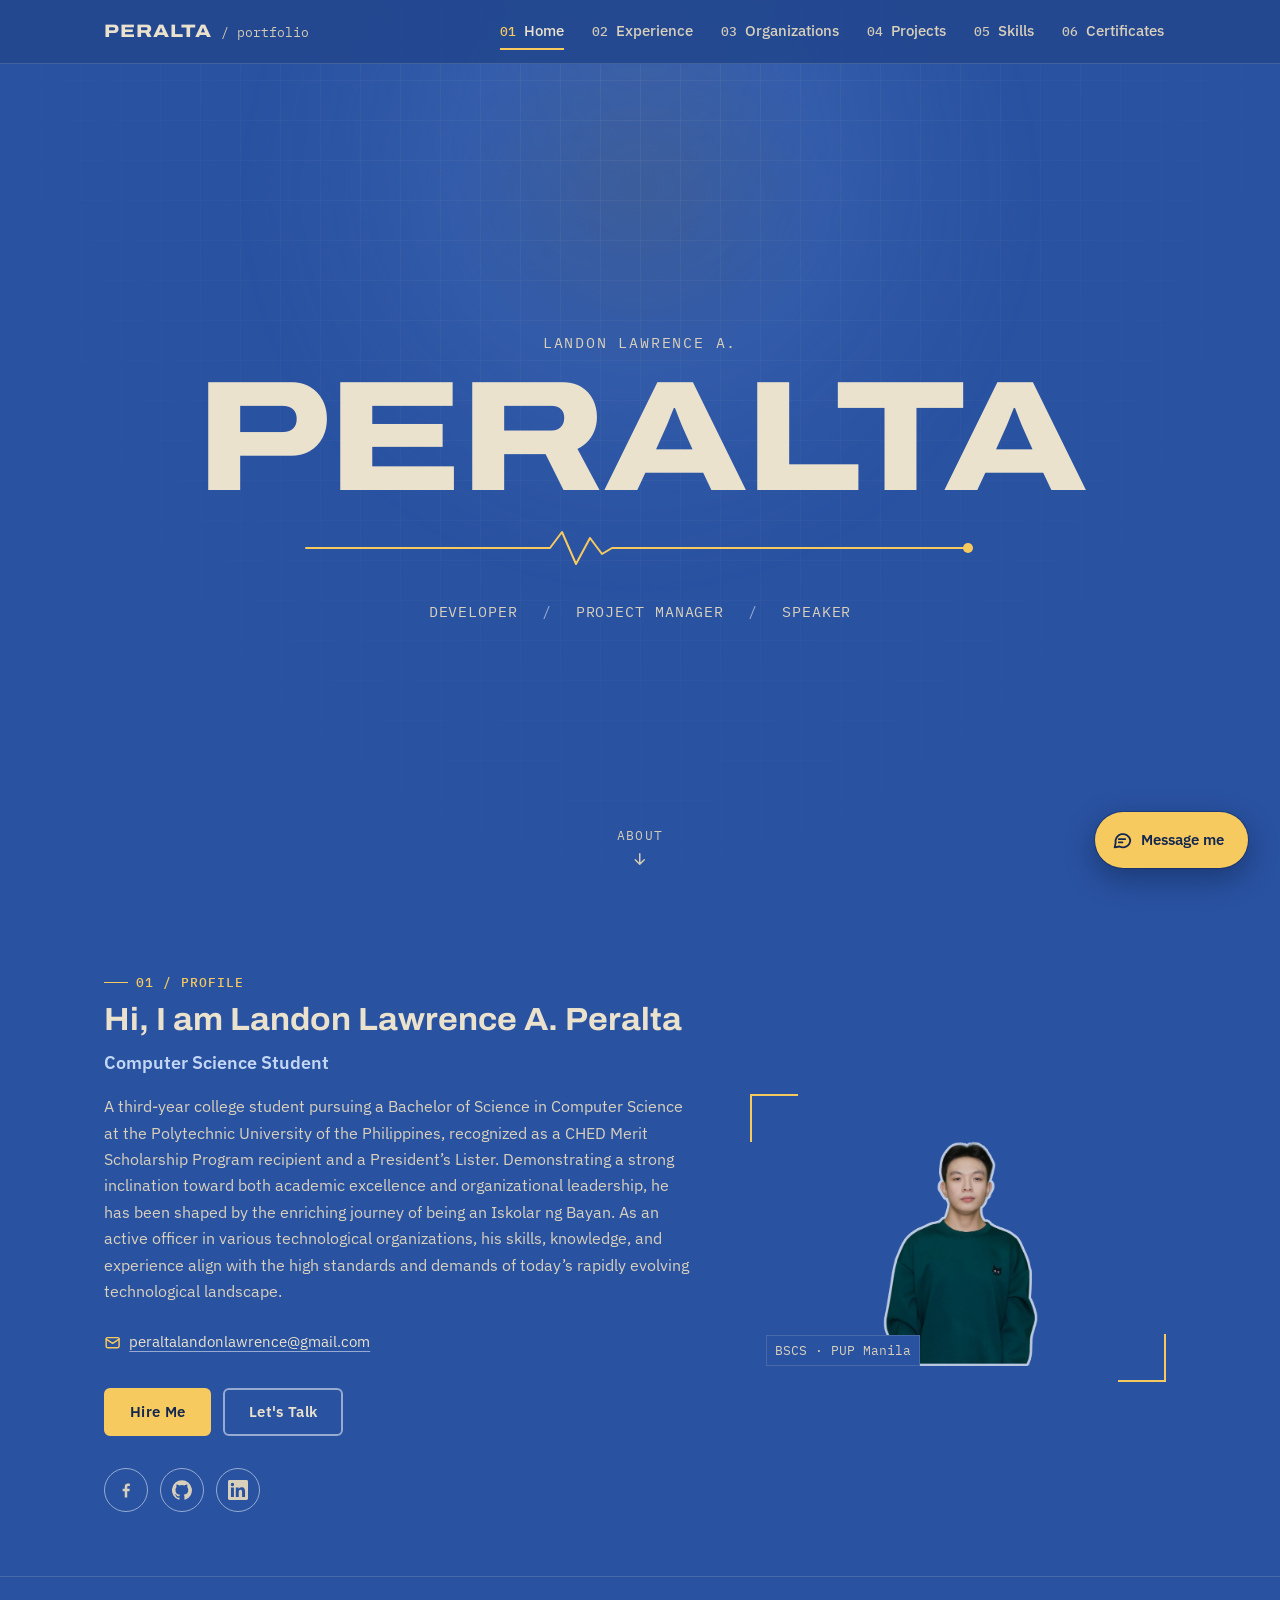
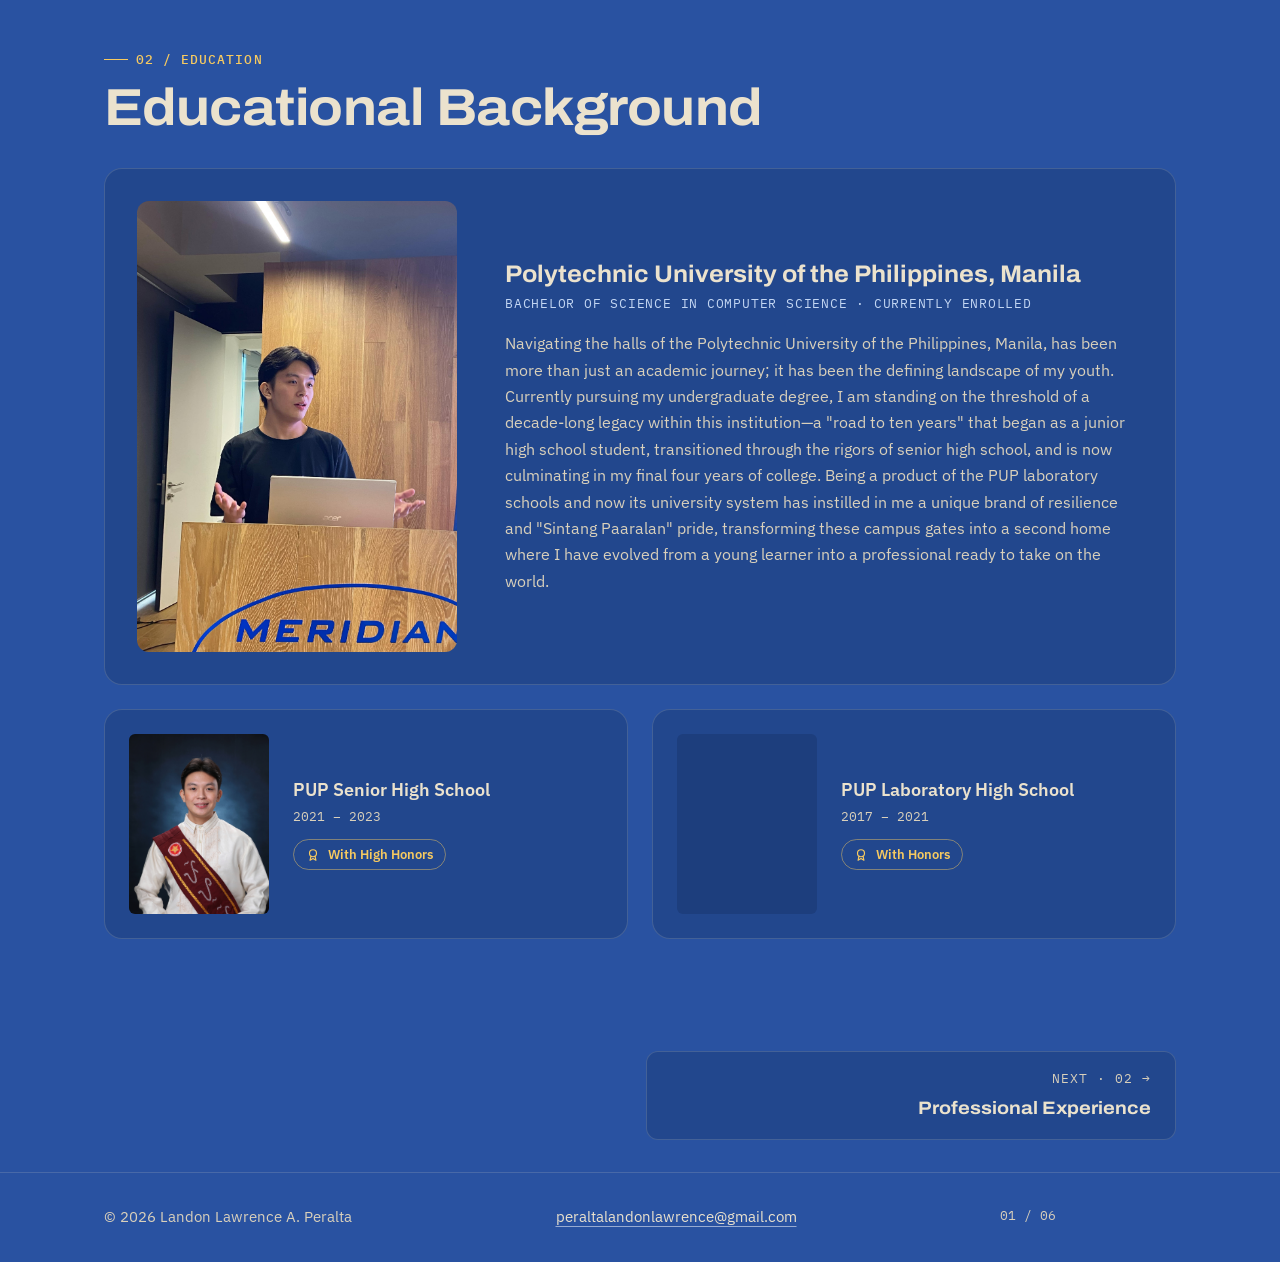
<file: index.html>
<!doctype html>
<html lang="en">
  <head>
    <meta charset="UTF-8" />
    <meta name="viewport" content="width=device-width, initial-scale=1.0" />
    <title>Landon Lawrence A. Peralta — Portfolio</title>
    <meta
      name="description"
      content="Portfolio of Landon Lawrence A. Peralta, Computer Science student at the Polytechnic University of the Philippines — developer, project manager and speaker."
    />
    <meta name="theme-color" content="#2952a1" />
    <link rel="preconnect" href="https://fonts.googleapis.com" />
    <link rel="preconnect" href="https://fonts.gstatic.com" crossorigin />
    <link rel="stylesheet" href="style.css" />
    <script src="main.js" defer></script>
  </head>

  <body data-page="home">
    <a class="skip-link" href="#main">Skip to content</a>
    <div class="backdrop" aria-hidden="true"></div>

    <header class="site-header" id="site-header">
      <noscript>
        <nav class="container noscript-nav" aria-label="Main">
          <a href="index.html" aria-current="page">Home</a>
          <a href="experience.html">Professional Experience</a>
          <a href="organizations.html">Organizations</a>
          <a href="projects.html">Projects</a>
          <a href="skills.html">Skills &amp; Technologies</a>
          <a href="certificates.html">Certificates</a>
        </nav>
      </noscript>
    </header>

    <main id="main">
      <!-- Hero -->
      <section class="hero container" aria-labelledby="hero-name">
        <p class="hero__fullname">Landon Lawrence A.</p>
        <h1 class="hero__name" id="hero-name">
          <span class="sr-only">Landon Lawrence A. </span>Peralta
        </h1>
        <svg
          class="hero__trace"
          viewBox="0 0 672 40"
          aria-hidden="true"
          focusable="false"
        >
          <path
            d="M2 20 H230 L246 20 L258 4 L272 36 L286 10 L298 26 L308 20 H664"
          />
          <circle cx="664" cy="20" r="5" />
        </svg>
        <p class="hero__roles">
          <span class="role">Developer</span>
          <span class="role-sep" aria-hidden="true">/</span>
          <span class="role">Project Manager</span>
          <span class="role-sep" aria-hidden="true">/</span>
          <span class="role">Speaker</span>
        </p>
        <a class="hero__cue" href="#intro">
          <span>About</span>
          <svg
            viewBox="0 0 24 24"
            fill="none"
            stroke="currentColor"
            stroke-width="2"
            stroke-linecap="round"
            stroke-linejoin="round"
            aria-hidden="true"
          >
            <path d="M12 5v14M6 13l6 6 6-6" />
          </svg>
        </a>
      </section>

      <!-- Introduction -->
      <section class="section" id="intro" aria-labelledby="intro-heading">
        <div class="container intro">
          <div data-reveal>
            <span class="eyebrow">01 / Profile</span>
            <h2 class="intro__heading" id="intro-heading">
              Hi, I am Landon Lawrence A. Peralta
            </h2>
            <p class="intro__role">Computer Science Student</p>
            <p class="intro__bio">
              A third-year college student pursuing a Bachelor of Science in
              Computer Science at the Polytechnic University of the Philippines,
              recognized as a CHED Merit Scholarship Program recipient and a
              President’s Lister. Demonstrating a strong inclination toward both
              academic excellence and organizational leadership, he has been
              shaped by the enriching journey of being an Iskolar ng Bayan. As
              an active officer in various technological organizations, his
              skills, knowledge, and experience align with the high standards
              and demands of today’s rapidly evolving technological landscape.
            </p>

            <a
              class="contact-line text-link"
              href="mailto:peraltalandonlawrence@gmail.com"
            >
              <svg
                class="icon"
                viewBox="0 0 24 24"
                fill="none"
                stroke="currentColor"
                stroke-width="2"
                stroke-linecap="round"
                stroke-linejoin="round"
                aria-hidden="true"
              >
                <rect x="3" y="5" width="18" height="14" rx="2" />
                <path d="m3 7 9 6 9-6" />
              </svg>
              peraltalandonlawrence@gmail.com
            </a>

            <div class="btn-row">
              <a
                class="btn btn--primary"
                href="mailto:peraltalandonlawrence@gmail.com"
                data-open-hire
                >Hire Me</a
              >
              <a
                class="btn btn--ghost"
                href="mailto:peraltalandonlawrence@gmail.com"
                data-open-contact
                >Let's Talk</a
              >
            </div>

            <!-- TODO: replace the three hrefs below with your exact profile URLs -->
            <ul class="socials" role="list" aria-label="Social profiles">
              <li>
                <a
                  href="https://www.facebook.com/"
                  target="_blank"
                  rel="noopener noreferrer"
                  aria-label="Facebook (opens in a new tab)"
                >
                  <svg
                    viewBox="0 0 24 24"
                    fill="currentColor"
                    aria-hidden="true"
                  >
                    <path
                      d="M13.5 21v-7.5h2.6l.4-3h-3V8.6c0-.9.3-1.5 1.5-1.5h1.6V4.4c-.3 0-1.2-.1-2.3-.1-2.3 0-3.8 1.4-3.8 3.9v2.3H8v3h2.5V21h3Z"
                    />
                  </svg>
                </a>
              </li>
              <li>
                <a
                  href="https://github.com/"
                  target="_blank"
                  rel="noopener noreferrer"
                  aria-label="GitHub (opens in a new tab)"
                >
                  <svg
                    viewBox="0 0 24 24"
                    fill="currentColor"
                    aria-hidden="true"
                  >
                    <path
                      d="M12 .3a12 12 0 0 0-3.8 23.4c.6.1.8-.3.8-.6v-2c-3.3.7-4-1.6-4-1.6-.6-1.4-1.4-1.8-1.4-1.8-1-.7.1-.7.1-.7 1.2.1 1.8 1.2 1.8 1.2 1 1.8 2.8 1.3 3.5 1 0-.8.4-1.3.7-1.6-2.7-.3-5.5-1.3-5.5-6 0-1.2.5-2.3 1.3-3.1-.2-.4-.6-1.6 0-3.2 0 0 1-.3 3.4 1.2a11.5 11.5 0 0 1 6 0c2.3-1.5 3.3-1.2 3.3-1.2.6 1.6.2 2.8 0 3.2.9.8 1.3 1.9 1.3 3.2 0 4.6-2.8 5.6-5.5 5.9.5.4.9 1 .9 2.2v3.3c0 .3.1.7.8.6A12 12 0 0 0 12 .3"
                    />
                  </svg>
                </a>
              </li>
              <li>
                <a
                  href="https://www.linkedin.com/"
                  target="_blank"
                  rel="noopener noreferrer"
                  aria-label="LinkedIn (opens in a new tab)"
                >
                  <svg
                    viewBox="0 0 24 24"
                    fill="currentColor"
                    aria-hidden="true"
                  >
                    <path
                      d="M20.45 20.45h-3.55v-5.57c0-1.33-.03-3.04-1.85-3.04-1.86 0-2.14 1.45-2.14 2.94v5.67H9.36V9h3.41v1.56h.05c.48-.9 1.64-1.85 3.37-1.85 3.6 0 4.27 2.37 4.27 5.46v6.28ZM5.34 7.43a2.06 2.06 0 1 1 0-4.12 2.06 2.06 0 0 1 0 4.12ZM7.12 20.45H3.56V9h3.56v11.45ZM22.22 0H1.77C.79 0 0 .77 0 1.73v20.54C0 23.23.79 24 1.77 24h20.45c.98 0 1.78-.77 1.78-1.73V1.73C24 .77 23.2 0 22.22 0Z"
                    />
                  </svg>
                </a>
              </li>
            </ul>
          </div>

          <figure class="portrait" data-reveal>
            <img
              src="Pictures/HomeIndex/LandonIndex.png"
              data-fallback-src="LandonIndex.jpg"
              alt="Portrait of Landon Lawrence A. Peralta"
              fetchpriority="high"
            />
            <figcaption class="portrait__caption">BSCS · PUP Manila</figcaption>
          </figure>
        </div>
      </section>

      <!-- Educational Background -->
      <section
        class="section"
        id="education"
        aria-labelledby="education-heading"
      >
        <div class="container">
          <span class="eyebrow">02 / Education</span>
          <h2 class="section-title" id="education-heading">
            Educational Background
          </h2>

          <article class="edu-feature" data-reveal>
            <div class="edu-feature__media">
              <img
                src="Pictures/HomeIndex/College.jpeg"
                alt="Polytechnic University of the Philippines, Manila campus"
                loading="lazy"
                decoding="async"
              />
            </div>
            <div>
              <h3 class="edu-feature__school">
                Polytechnic University of the Philippines, Manila
              </h3>
              <p class="edu-feature__meta">
                Bachelor of Science in Computer Science · Currently enrolled
              </p>
              <p class="edu-feature__story">
                Navigating the halls of the Polytechnic University of the
                Philippines, Manila, has been more than just an academic
                journey; it has been the defining landscape of my youth.
                Currently pursuing my undergraduate degree, I am standing on the
                threshold of a decade-long legacy within this institution—a
                "road to ten years" that began as a junior high school student,
                transitioned through the rigors of senior high school, and is
                now culminating in my final four years of college. Being a
                product of the PUP laboratory schools and now its university
                system has instilled in me a unique brand of resilience and
                "Sintang Paaralan" pride, transforming these campus gates into a
                second home where I have evolved from a young learner into a
                professional ready to take on the world.
              </p>
            </div>
          </article>

          <div class="edu-list">
            <article class="edu-card" data-reveal>
              <img
                src="Pictures/HomeIndex/SHS.jpeg"
                alt="PUP Senior High School"
                loading="lazy"
                decoding="async"
              />
              <div>
                <h3 class="edu-card__school">PUP Senior High School</h3>
                <p class="edu-card__years">2021 – 2023</p>
                <p class="honor">
                  <svg
                    viewBox="0 0 24 24"
                    fill="none"
                    stroke="currentColor"
                    stroke-width="2"
                    stroke-linecap="round"
                    stroke-linejoin="round"
                    aria-hidden="true"
                  >
                    <circle cx="12" cy="9" r="6" />
                    <path d="m8.5 14-1.5 7 5-3 5 3-1.5-7" />
                  </svg>
                  With High Honors
                </p>
              </div>
            </article>

            <article class="edu-card" data-reveal>
              <img
                src="Pictures/HomeIndex/JHS.png"
                alt="PUP Laboratory High School"
                loading="lazy"
                decoding="async"
              />
              <div>
                <h3 class="edu-card__school">PUP Laboratory High School</h3>
                <p class="edu-card__years">2017 – 2021</p>
                <p class="honor">
                  <svg
                    viewBox="0 0 24 24"
                    fill="none"
                    stroke="currentColor"
                    stroke-width="2"
                    stroke-linecap="round"
                    stroke-linejoin="round"
                    aria-hidden="true"
                  >
                    <circle cx="12" cy="9" r="6" />
                    <path d="m8.5 14-1.5 7 5-3 5 3-1.5-7" />
                  </svg>
                  With Honors
                </p>
              </div>
            </article>
          </div>
        </div>
      </section>

      <nav class="container pager" data-pager aria-label="Next page"></nav>
    </main>

    <footer class="site-footer" id="site-footer"></footer>
  </body>
</html>
</file>
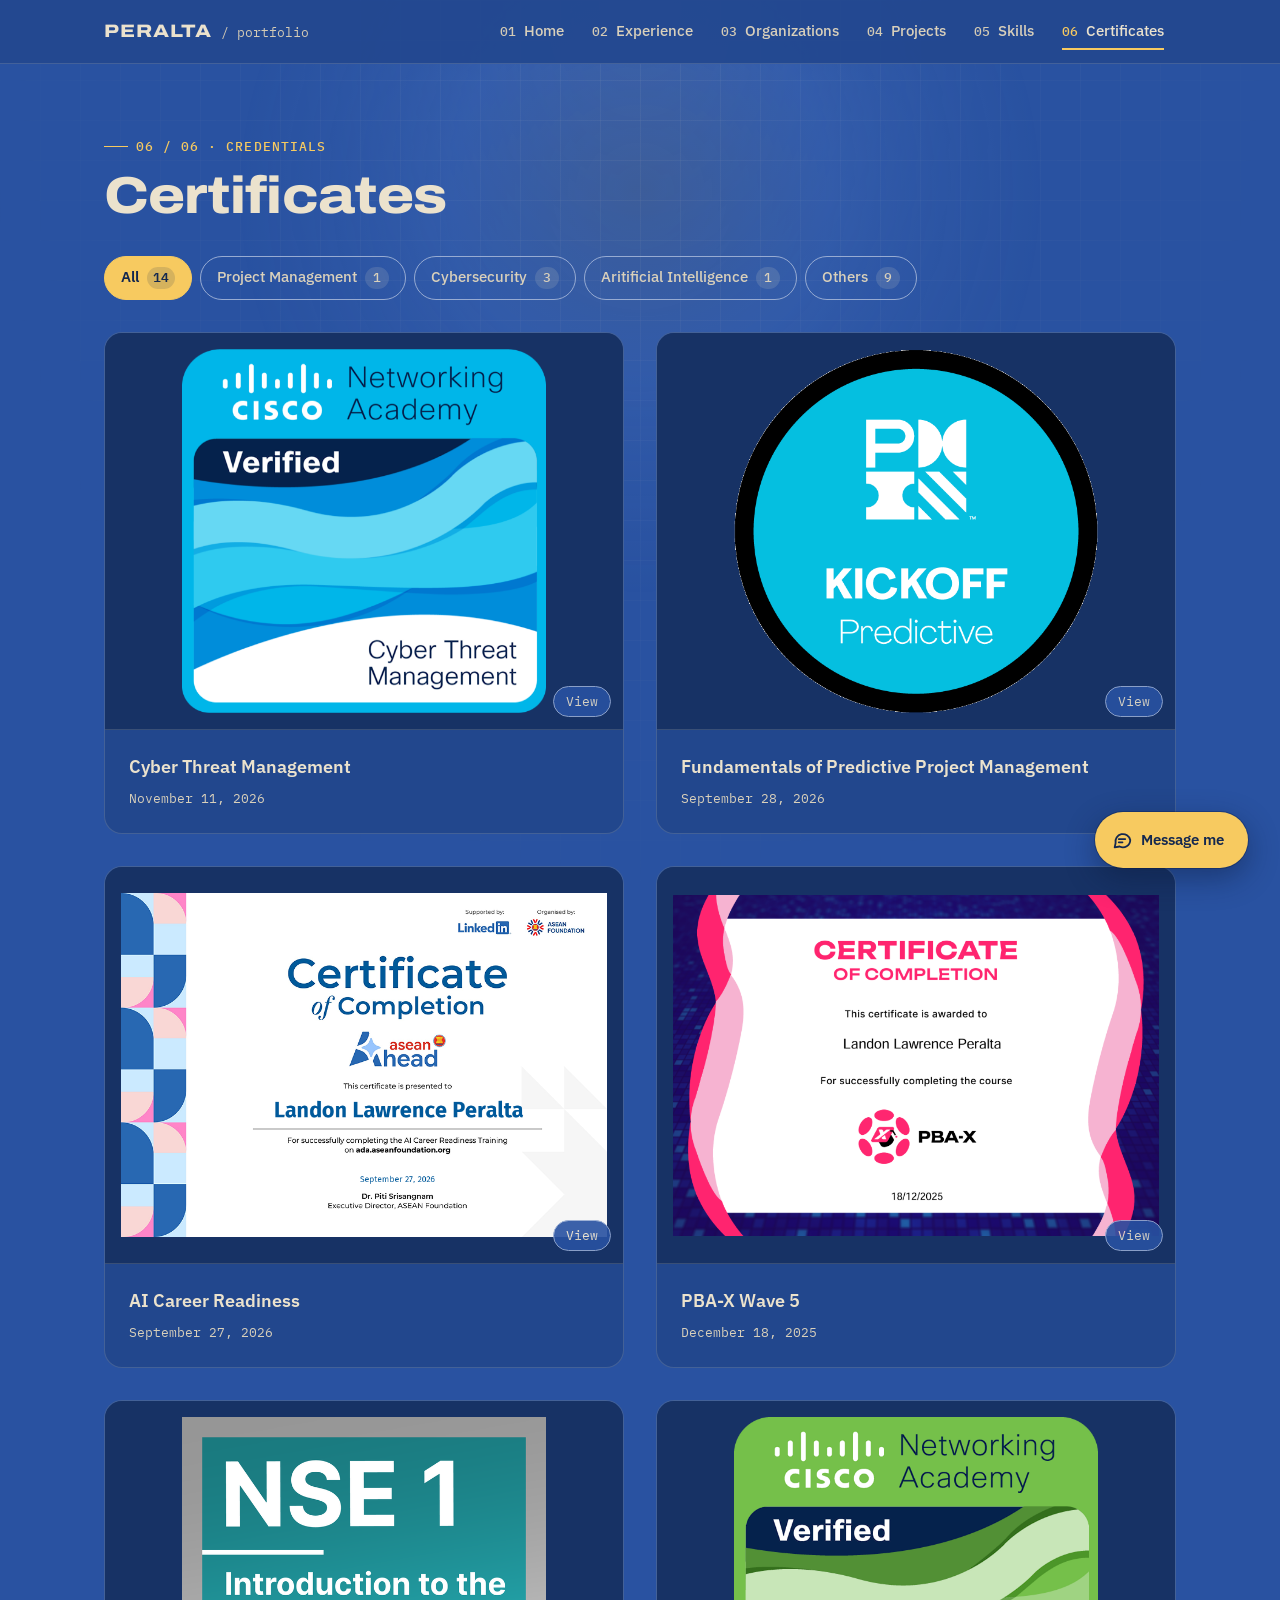
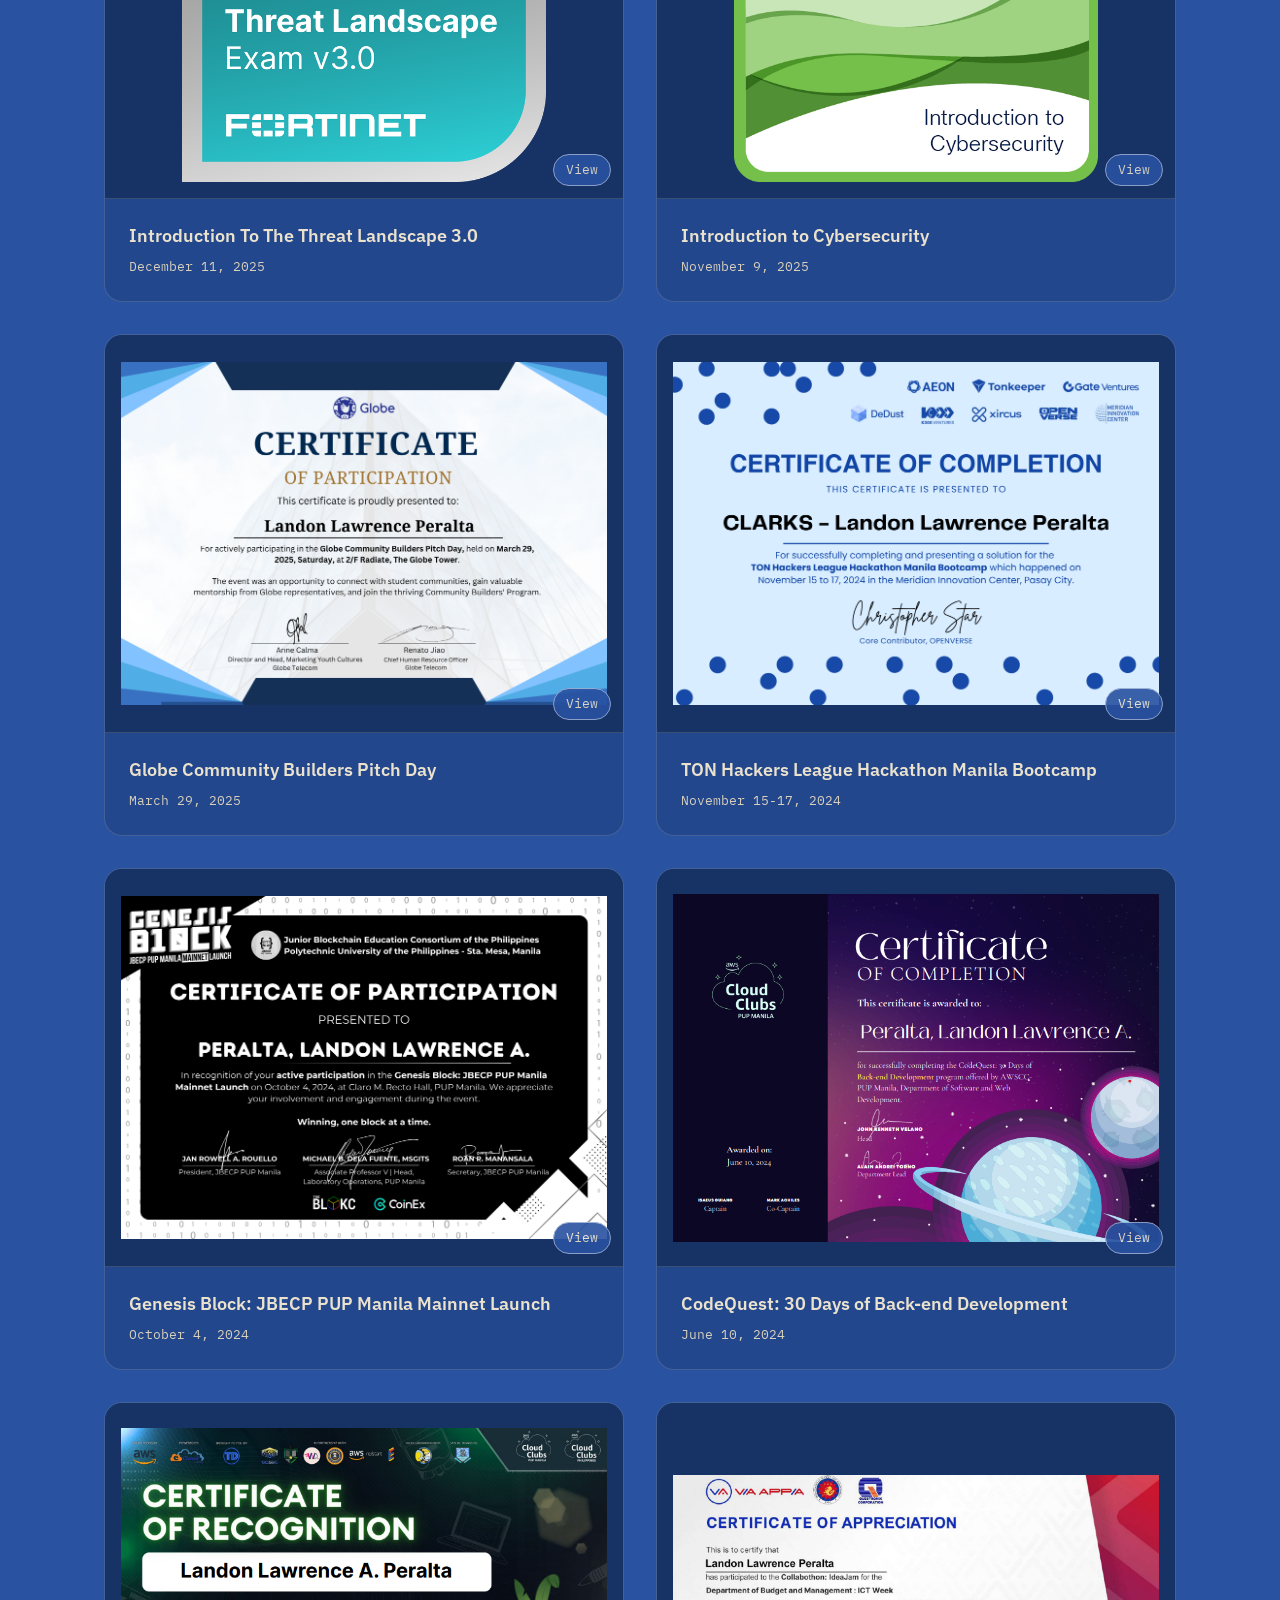
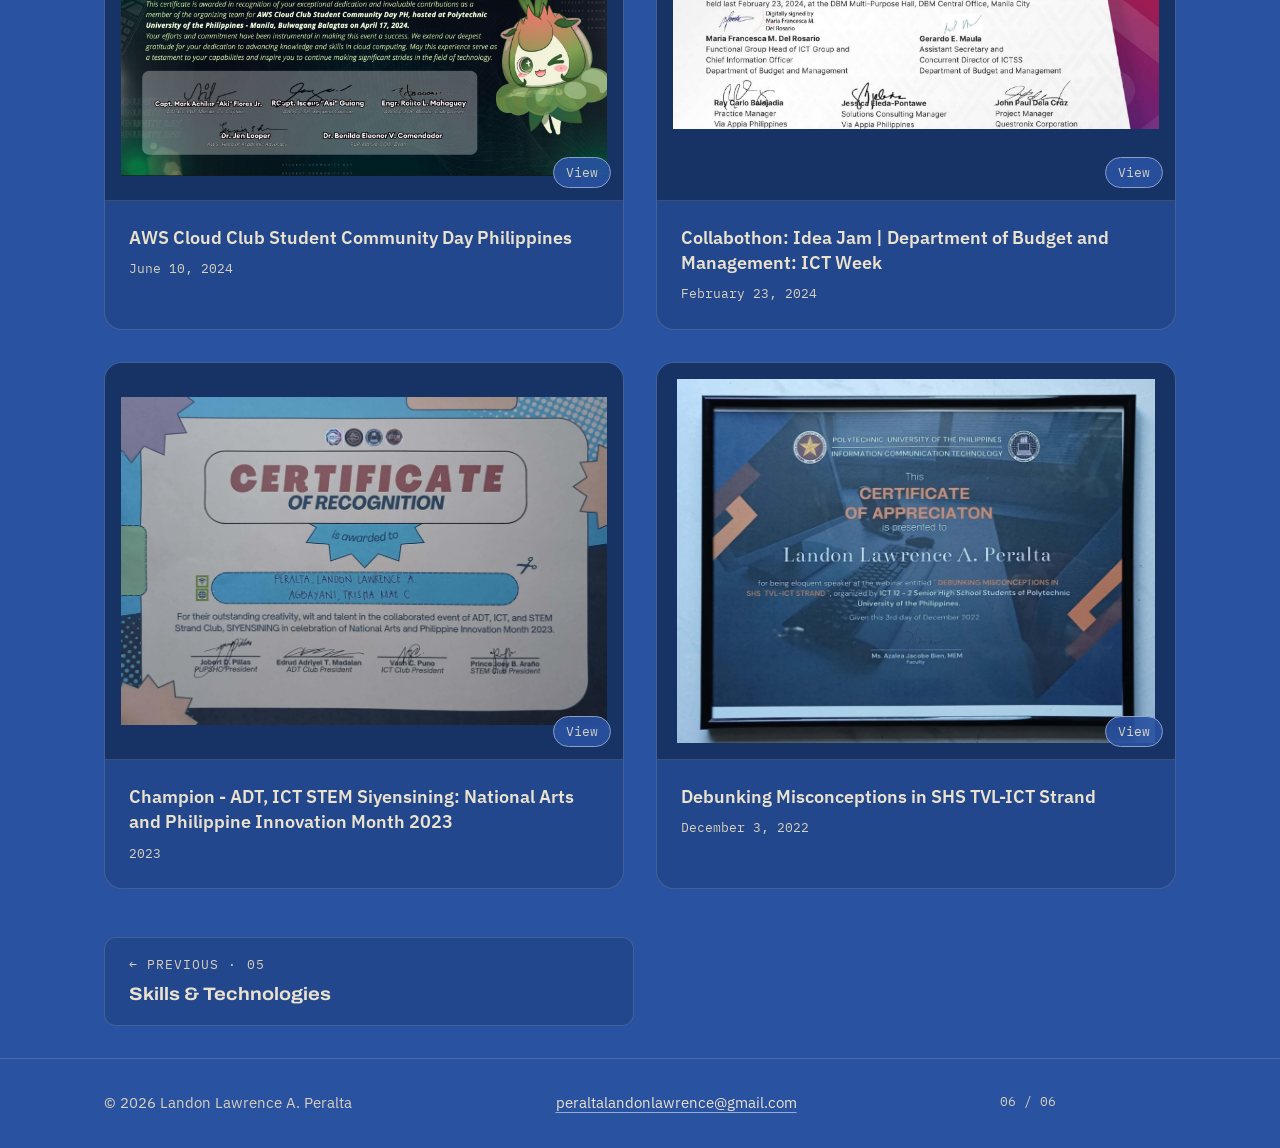
<file: certificates.html>
<!doctype html>
<html lang="en">
  <head>
    <meta charset="UTF-8" />
    <meta name="viewport" content="width=device-width, initial-scale=1.0" />
    <title>Certificates — Landon Lawrence A. Peralta</title>
    <meta
      name="description"
      content="Certificates, awards and recognitions of Landon Lawrence A. Peralta."
    />
    <meta name="theme-color" content="#2952a1" />
    <link rel="preconnect" href="https://fonts.googleapis.com" />
    <link rel="preconnect" href="https://fonts.gstatic.com" crossorigin />
    <link rel="stylesheet" href="style.css" />
    <script src="main.js" defer></script>
  </head>

  <body data-page="certificates">
    <a class="skip-link" href="#main">Skip to content</a>
    <div class="backdrop" aria-hidden="true"></div>

    <header class="site-header" id="site-header">
      <noscript>
        <nav class="container noscript-nav" aria-label="Main">
          <a href="index.html">Home</a>
          <a href="experience.html">Professional Experience</a>
          <a href="organizations.html">Organizations</a>
          <a href="projects.html">Projects</a>
          <a href="skills.html">Skills &amp; Technologies</a>
          <a href="certificates.html" aria-current="page">Certificates</a>
        </nav>
      </noscript>
    </header>

    <main id="main">
      <header class="container page-head">
        <span class="eyebrow">06 / 06 · Credentials</span>
        <h1 class="page-head__title">Certificates</h1>
      </header>

      <div class="container">
        <!-- To categorize a certificate, set data-category on its <li>: project-management, cybersecurity or others -->
        <div
          class="filter"
          role="group"
          aria-label="Filter certificates by category"
          data-cert-filter
        >
          <button
            class="filter__btn"
            type="button"
            data-filter="all"
            data-label="All"
            aria-pressed="true"
          >
            All <span class="filter__count" aria-hidden="true"></span>
          </button>
          <button
            class="filter__btn"
            type="button"
            data-filter="project-management"
            data-label="Project Management"
            aria-pressed="false"
          >
            Project Management
            <span class="filter__count" aria-hidden="true"></span>
          </button>
          <button
            class="filter__btn"
            type="button"
            data-filter="cybersecurity"
            data-label="Cybersecurity"
            aria-pressed="false"
          >
            Cybersecurity <span class="filter__count" aria-hidden="true"></span>
          </button>
          <button
            class="filter__btn"
            type="button"
            data-filter="artificial-intelligence"
            data-label="Artificial-Intelligence"
            aria-pressed="false"
          >
            Aritificial Intelligence
            <span class="filter__count" aria-hidden="true"></span>
          </button>
          <button
            class="filter__btn"
            type="button"
            data-filter="others"
            data-label="Others"
            aria-pressed="false"
          >
            Others <span class="filter__count" aria-hidden="true"></span>
          </button>
        </div>
        <p class="sr-only" role="status" data-cert-status></p>

        <div class="empty-state" data-cert-empty hidden>
          <svg
            class="empty-state__icon"
            viewBox="0 0 24 24"
            fill="none"
            stroke="currentColor"
            stroke-width="1.6"
            stroke-linecap="round"
            stroke-linejoin="round"
            aria-hidden="true"
          >
            <rect x="3" y="4" width="18" height="14" rx="2" />
            <path d="M7 9h10M7 13h6" />
            <path d="m15 18 1.5 3 1.5-3" />
          </svg>
          <p class="empty-state__title">Nothing here yet</p>
          <p>
            Certificates in this category will appear here once they're added.
          </p>
        </div>

        <ul class="certs" role="list">
          <li class="cert" data-reveal data-category="cybersecurity">
            <button
              class="cert__view"
              type="button"
              data-lightbox="Cyber Threat Management"
              data-full="Pictures/Certificates/CyberThreatManagement.png"
            >
              <img
                src="Pictures/Certificates/CyberThreatManagement - Badge.png"
                alt="Cyber Threat Management badge"
                loading="lazy"
                decoding="async"
              />
              <span class="cert__zoom" aria-hidden="true">View</span>
            </button>
            <div class="cert__body">
              <h2 class="cert__title">Cyber Threat Management</h2>
              <p class="cert__date">November 11, 2026</p>
            </div>
          </li>
          <li class="cert" data-reveal data-category="project-management">
            <button
              class="cert__view"
              type="button"
              data-lightbox="Fundamentals of Predictive Project Management"
            >
              <img
                src="Pictures/Certificates/Fundamentals of Predictive Project Management Badge.png"
                alt="Fundamentals of Predictive Project Management"
                loading="lazy"
                decoding="async"
              />
              <span class="cert__zoom" aria-hidden="true">View</span>
            </button>
            <div class="cert__body">
              <h2 class="cert__title">
                Fundamentals of Predictive Project Management
              </h2>
              <p class="cert__date">September 28, 2026</p>
            </div>
          </li>

          <li class="cert" data-reveal data-category="artificial-intelligence">
            <button
              class="cert__view"
              type="button"
              data-lightbox="AI Career Readiness"
            >
              <img
                src="Pictures/Certificates/landon_certificate_ai-career-readiness.png"
                alt="AI Career Readiness Certificate"
                loading="lazy"
                decoding="async"
              />
              <span class="cert__zoom" aria-hidden="true">View</span>
            </button>
            <div class="cert__body">
              <h2 class="cert__title">AI Career Readiness</h2>
              <p class="cert__date">September 27, 2026</p>
            </div>
          </li>

          <li class="cert" data-reveal data-category="others">
            <button
              class="cert__view"
              type="button"
              data-lightbox="Certificate of Completion - PBA-X Wave 5"
            >
              <img
                src="Pictures/Certificates/PBA-X.png"
                alt="Certificate of Completion, PBA-X Wave 5"
                loading="lazy"
                decoding="async"
              />
              <span class="cert__zoom" aria-hidden="true">View</span>
            </button>
            <div class="cert__body">
              <h2 class="cert__title">PBA-X Wave 5</h2>
              <p class="cert__date">December 18, 2025</p>
            </div>
          </li>

          <li class="cert" data-reveal data-category="cybersecurity">
            <button
              class="cert__view"
              type="button"
              data-lightbox="Introduction To The Threat Landscape 3.0 - Fortinet"
              data-full="Pictures/Certificates/IntroductionToThreatLandscape3.0.png"
            >
              <img
                src="Pictures/Certificates/IntroductionToThreatLandscape3.0.png"
                alt="Introduction To The Threat Landscape 3.0 - Fortinet"
                loading="lazy"
                decoding="async"
              />
              <span class="cert__zoom" aria-hidden="true">View</span>
            </button>
            <div class="cert__body">
              <h2 class="cert__title">
                Introduction To The Threat Landscape 3.0
              </h2>
              <p class="cert__date">December 11, 2025</p>
            </div>
          </li>

          <li class="cert" data-reveal data-category="cybersecurity">
            <button
              class="cert__view"
              type="button"
              data-lightbox="Certificate of Course Completion - Cisco: Introduction to Cybersecurity"
              data-full="Pictures/Certificates/IntroToCybersec.png"
            >
              <img
                src="Pictures/Certificates/IntroToCybersec - Badge.png"
                alt="Certificate of Course Completion, Cisco: Introduction to Cybersecurity"
                loading="lazy"
                decoding="async"
              />
              <span class="cert__zoom" aria-hidden="true">View</span>
            </button>
            <div class="cert__body">
              <h2 class="cert__title">Introduction to Cybersecurity</h2>
              <p class="cert__date">November 9, 2025</p>
            </div>
          </li>

          <li class="cert" data-reveal data-category="others">
            <button
              class="cert__view"
              type="button"
              data-lightbox="Certificate of Participation - Globe Community Builders Pitch Day"
            >
              <img
                src="Pictures/Certificates/Globe.png"
                alt="Certificate of Participation, Globe Community Builders Pitch Day"
                loading="lazy"
                decoding="async"
              />
              <span class="cert__zoom" aria-hidden="true">View</span>
            </button>
            <div class="cert__body">
              <h2 class="cert__title">Globe Community Builders Pitch Day</h2>
              <p class="cert__date">March 29, 2025</p>
            </div>
          </li>

          <li class="cert" data-reveal data-category="others">
            <button
              class="cert__view"
              type="button"
              data-lightbox="Certificate of Completion - TON Hackers League Hackathon Manila Bootcamp"
            >
              <img
                src="Pictures/Certificates/Ton.png"
                alt="Certificate of Completion, TON Hackers League Hackathon Manila Bootcamp"
                loading="lazy"
                decoding="async"
              />
              <span class="cert__zoom" aria-hidden="true">View</span>
            </button>
            <div class="cert__body">
              <h2 class="cert__title">
                TON Hackers League Hackathon Manila Bootcamp
              </h2>
              <p class="cert__date">November 15-17, 2024</p>
            </div>
          </li>

          <li class="cert" data-reveal data-category="others">
            <button
              class="cert__view"
              type="button"
              data-lightbox="Certificate of Participation - Genesis Block: JBECP PUP Manila Mainnet Launch"
            >
              <img
                src="Pictures/Certificates/jbecpmainnet.png"
                alt="Certificate of Participation, Genesis Block: JBECP PUP Manila Mainnet Launch"
                loading="lazy"
                decoding="async"
              />
              <span class="cert__zoom" aria-hidden="true">View</span>
            </button>
            <div class="cert__body">
              <h2 class="cert__title">
                Genesis Block: JBECP PUP Manila Mainnet Launch
              </h2>
              <p class="cert__date">October 4, 2024</p>
            </div>
          </li>

          <li class="cert" data-reveal data-category="others">
            <button
              class="cert__view"
              type="button"
              data-lightbox="Certificate of Completion - CodeQuest: 30 Days of Back-end Development"
            >
              <img
                src="Pictures/Certificates/CodeQuest.png"
                alt="Certificate of Completion, CodeQuest: 30 Days of Back-end Development"
                loading="lazy"
                decoding="async"
              />
              <span class="cert__zoom" aria-hidden="true">View</span>
            </button>
            <div class="cert__body">
              <h2 class="cert__title">
                CodeQuest: 30 Days of Back-end Development
              </h2>
              <p class="cert__date">June 10, 2024</p>
            </div>
          </li>

          <li class="cert" data-reveal data-category="others">
            <button
              class="cert__view"
              type="button"
              data-lightbox="Certificate of Participation - AWS Cloud Club Student Community Day Philippines"
            >
              <img
                src="Pictures/Certificates/CommunityDay.png"
                alt="Certificate of Participation, AWS Cloud Club Student Community Day Philippines"
                loading="lazy"
                decoding="async"
              />
              <span class="cert__zoom" aria-hidden="true">View</span>
            </button>
            <div class="cert__body">
              <h2 class="cert__title">
                AWS Cloud Club Student Community Day Philippines
              </h2>
              <p class="cert__date">June 10, 2024</p>
            </div>
          </li>

          <li class="cert" data-reveal data-category="others">
            <button
              class="cert__view"
              type="button"
              data-lightbox="Certificate of Appreciation - Department of Budget and Management"
            >
              <img
                src="Pictures/Certificates/Collabothon.png"
                alt="Certificate of Appreciation, Department of Budget and Management"
                loading="lazy"
                decoding="async"
              />
              <span class="cert__zoom" aria-hidden="true">View</span>
            </button>
            <div class="cert__body">
              <h2 class="cert__title">
                Collabothon: Idea Jam | Department of Budget and Management: ICT
                Week
              </h2>
              <p class="cert__date">February 23, 2024</p>
            </div>
          </li>

          <li class="cert" data-reveal data-category="others">
            <button
              class="cert__view"
              type="button"
              data-lightbox="Champion - ADT, ICT STEM Siyensining: National Arts and Philippine Innovation Month 2023"
            >
              <img
                src="Pictures/Certificates/Siyensining.jpg"
                alt="Champion certificate, ADT, ICT STEM Siyensining: National Arts and Philippine Innovation Month 2023"
                loading="lazy"
                decoding="async"
              />
              <span class="cert__zoom" aria-hidden="true">View</span>
            </button>
            <div class="cert__body">
              <h2 class="cert__title">
                Champion - ADT, ICT STEM Siyensining: National Arts and
                Philippine Innovation Month 2023
              </h2>
              <p class="cert__date">2023</p>
            </div>
          </li>

          <li class="cert" data-reveal data-category="others">
            <button
              class="cert__view"
              type="button"
              data-lightbox="Certificate of Appreciation - Debunking Misconceptions in SHS TVL-ICT Strand"
            >
              <img
                src="Pictures/Certificates/Webinar.jpg"
                alt="Certificate of Appreciation, Debunking Misconceptions in SHS TVL-ICT Strand"
                loading="lazy"
                decoding="async"
              />
              <span class="cert__zoom" aria-hidden="true">View</span>
            </button>
            <div class="cert__body">
              <h2 class="cert__title">
                Debunking Misconceptions in SHS TVL-ICT Strand
              </h2>
              <p class="cert__date">December 3, 2022</p>
            </div>
          </li>
        </ul>
      </div>

      <nav
        class="container pager"
        data-pager
        aria-label="Previous and next page"
      ></nav>
    </main>

    <footer class="site-footer" id="site-footer"></footer>
  </body>
</html>
</file>
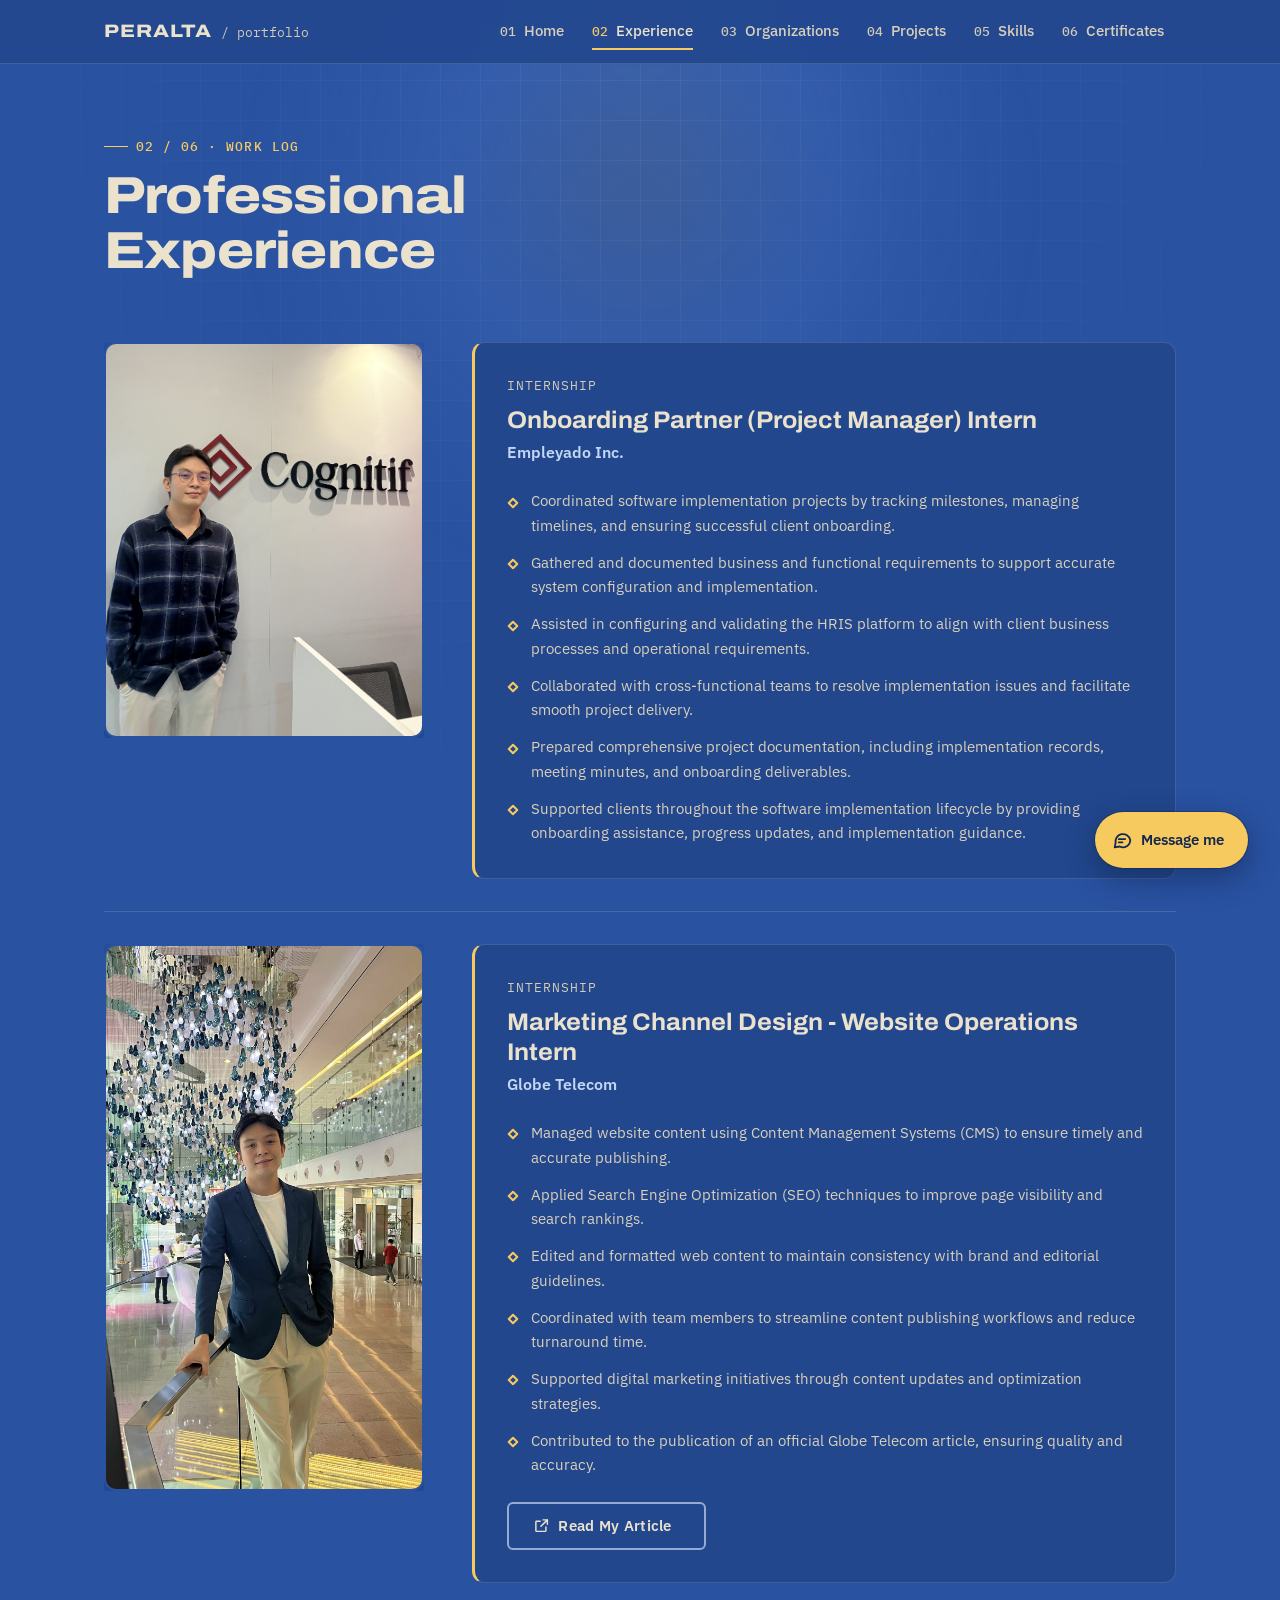
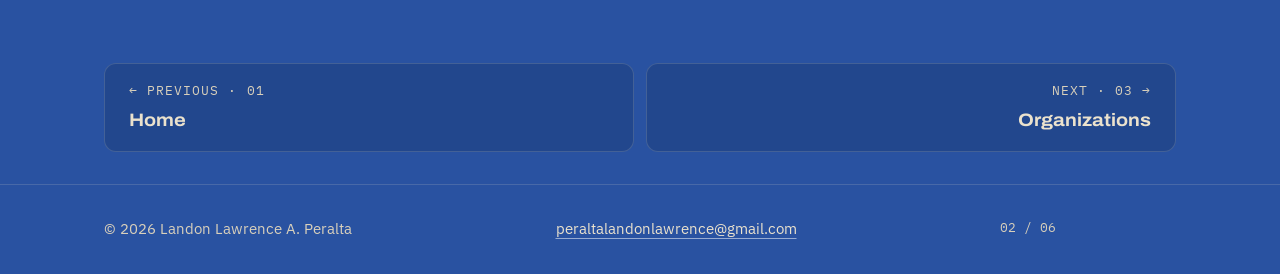
<file: experience.html>
<!doctype html>
<html lang="en">
  <head>
    <meta charset="UTF-8" />
    <meta name="viewport" content="width=device-width, initial-scale=1.0" />
    <title>Professional Experience — Landon Lawrence A. Peralta</title>
    <meta
      name="description"
      content="Internships of Landon Lawrence A. Peralta at Empleyado Inc. and Globe Telecom."
    />
    <meta name="theme-color" content="#2952a1" />
    <link rel="preconnect" href="https://fonts.googleapis.com" />
    <link rel="preconnect" href="https://fonts.gstatic.com" crossorigin />
    <link rel="stylesheet" href="style.css" />
    <script src="main.js" defer></script>
  </head>

  <body data-page="experience">
    <a class="skip-link" href="#main">Skip to content</a>
    <div class="backdrop" aria-hidden="true"></div>

    <header class="site-header" id="site-header">
      <noscript>
        <nav class="container noscript-nav" aria-label="Main">
          <a href="index.html">Home</a>
          <a href="experience.html" aria-current="page"
            >Professional Experience</a
          >
          <a href="organizations.html">Organizations</a>
          <a href="projects.html">Projects</a>
          <a href="skills.html">Skills &amp; Technologies</a>
          <a href="certificates.html">Certificates</a>
        </nav>
      </noscript>
    </header>

    <main id="main">
      <header class="container page-head">
        <span class="eyebrow">02 / 06 · Work log</span>
        <h1 class="page-head__title">Professional Experience</h1>
      </header>

      <div class="container">
        <article class="exp-entry" data-reveal>
          <div class="exp-img-box">
            <img
              src="Pictures/Experience/EmpleyadoCognitif.jpeg"
              alt="Landon during his Empleyado Inc. internship"
              loading="lazy"
              decoding="async"
            />
          </div>

          <div class="exp-card">
            <p class="exp-card__label">Internship</p>
            <h2 class="exp-card__role">
              Onboarding Partner (Project Manager) Intern
            </h2>
            <p class="exp-card__org">Empleyado Inc.</p>

            <ul class="bullets" role="list">
              <li>
                Coordinated software implementation projects by tracking
                milestones, managing timelines, and ensuring successful client
                onboarding.
              </li>
              <li>
                Gathered and documented business and functional requirements to
                support accurate system configuration and implementation.
              </li>
              <li>
                Assisted in configuring and validating the HRIS platform to
                align with client business processes and operational
                requirements.
              </li>
              <li>
                Collaborated with cross-functional teams to resolve
                implementation issues and facilitate smooth project delivery.
              </li>
              <li>
                Prepared comprehensive project documentation, including
                implementation records, meeting minutes, and onboarding
                deliverables.
              </li>
              <li>
                Supported clients throughout the software implementation
                lifecycle by providing onboarding assistance, progress updates,
                and implementation guidance.
              </li>
            </ul>
          </div>
        </article>

        <article class="exp-entry" data-reveal>
          <div class="exp-img-box">
            <img
              src="Pictures/Experience/GlobeIntern.jpg"
              alt="Landon during his Globe Telecom internship"
              loading="lazy"
              decoding="async"
            />
          </div>

          <div class="exp-card">
            <p class="exp-card__label">Internship</p>
            <h2 class="exp-card__role">
              Marketing Channel Design - Website Operations Intern
            </h2>
            <p class="exp-card__org">Globe Telecom</p>

            <ul class="bullets" role="list">
              <li>
                Managed website content using Content Management Systems (CMS)
                to ensure timely and accurate publishing.
              </li>
              <li>
                Applied Search Engine Optimization (SEO) techniques to improve
                page visibility and search rankings.
              </li>
              <li>
                Edited and formatted web content to maintain consistency with
                brand and editorial guidelines.
              </li>
              <li>
                Coordinated with team members to streamline content publishing
                workflows and reduce turnaround time.
              </li>
              <li>
                Supported digital marketing initiatives through content updates
                and optimization strategies.
              </li>
              <li>
                Contributed to the publication of an official Globe Telecom
                article, ensuring quality and accuracy.
              </li>
            </ul>

            <a
              class="btn btn--ghost"
              href="https://www.globe.com.ph/blog/sailing-into-the-horizon-internship-journey"
              target="_blank"
              rel="noopener"
            >
              <svg
                viewBox="0 0 24 24"
                fill="none"
                stroke="currentColor"
                stroke-width="2"
                stroke-linecap="round"
                stroke-linejoin="round"
                aria-hidden="true"
              >
                <path
                  d="M14 4h6v6M20 4l-9 9M18 14v5a1 1 0 0 1-1 1H5a1 1 0 0 1-1-1V7a1 1 0 0 1 1-1h5"
                />
              </svg>
              Read My Article<span class="sr-only">
                on globe.com.ph (opens in a new tab)</span
              >
            </a>
          </div>
        </article>
      </div>

      <nav
        class="container pager"
        data-pager
        aria-label="Previous and next page"
      ></nav>
    </main>

    <footer class="site-footer" id="site-footer"></footer>
  </body>
</html>
</file>
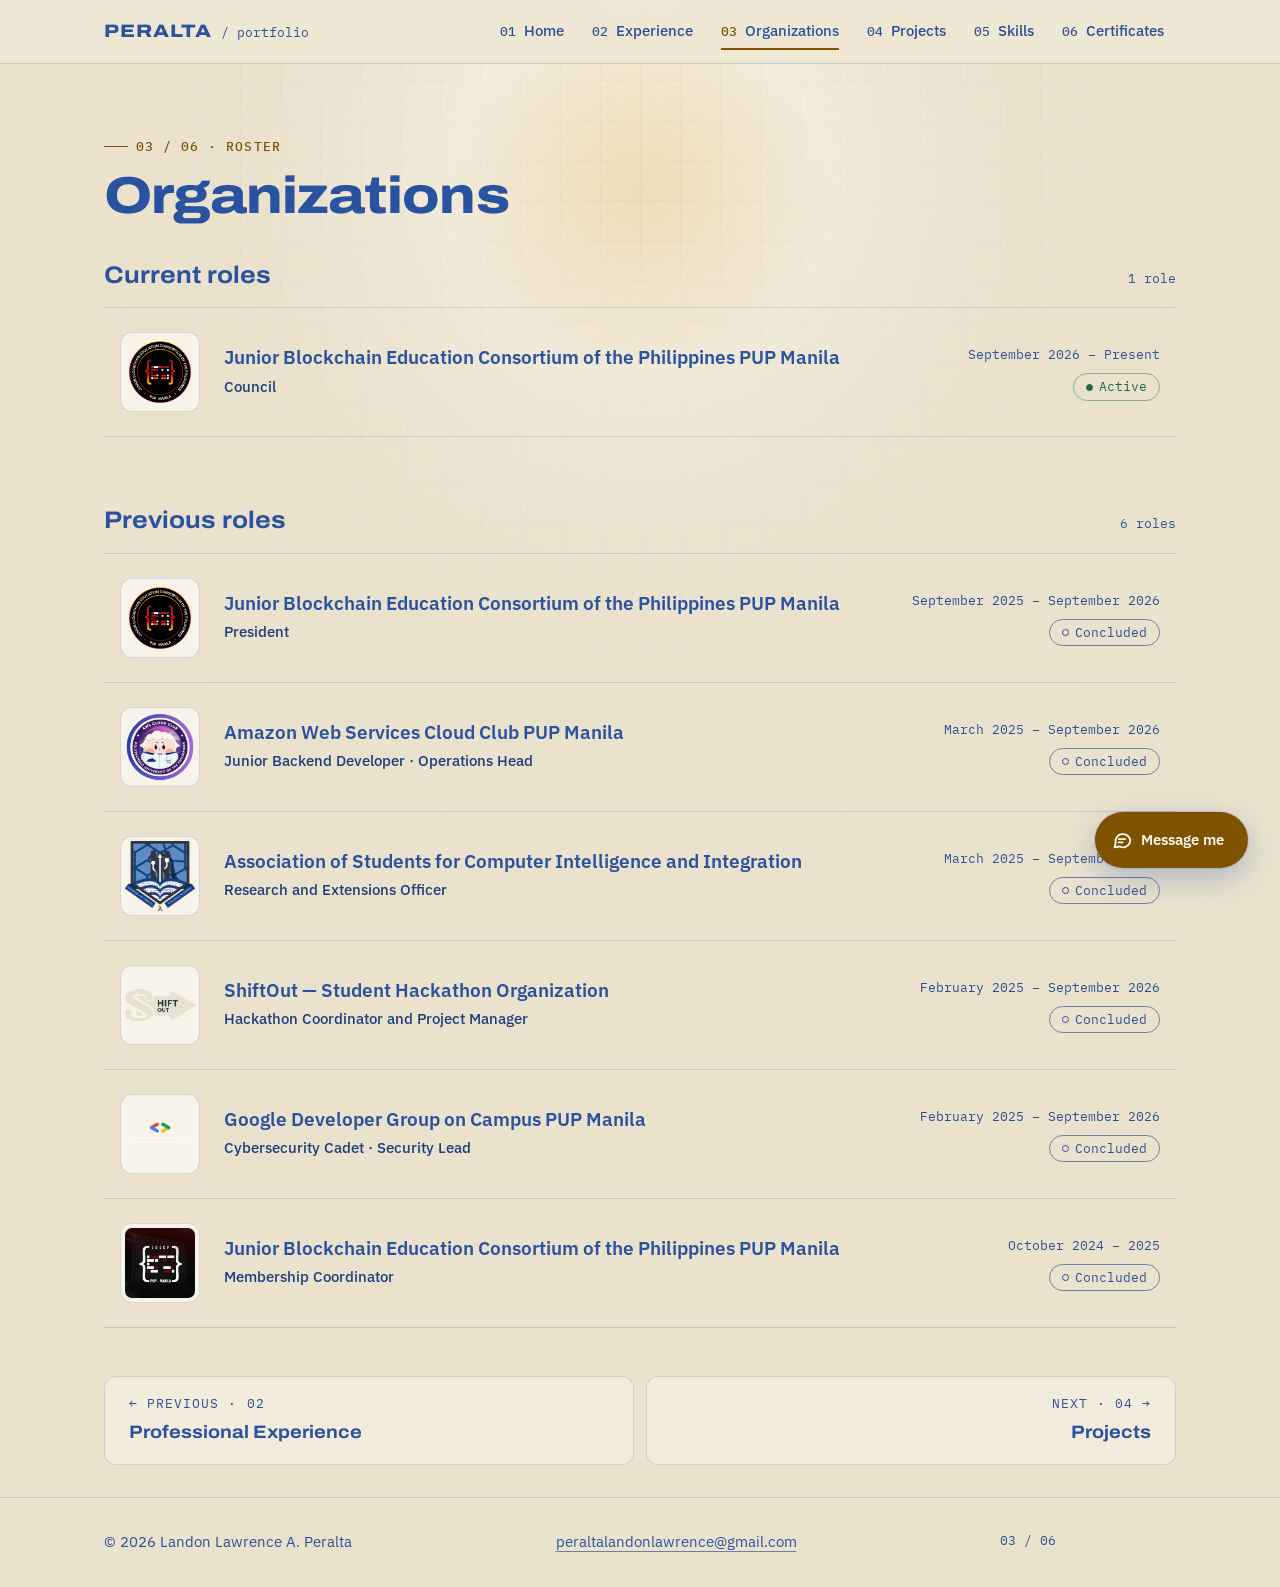
<file: organizations.html>
<!doctype html>
<html lang="en">
  <head>
    <meta charset="UTF-8" />
    <meta name="viewport" content="width=device-width, initial-scale=1.0" />
    <title>Organizations — Landon Lawrence A. Peralta</title>
    <meta
      name="description"
      content="Student technology organizations and leadership roles held by Landon Lawrence A. Peralta."
    />
    <meta name="theme-color" content="#ebe2cd" />
    <link rel="preconnect" href="https://fonts.googleapis.com" />
    <link rel="preconnect" href="https://fonts.gstatic.com" crossorigin />
    <link rel="stylesheet" href="style.css" />
    <script src="main.js" defer></script>
  </head>

  <body data-theme="cream" data-page="organizations">
    <a class="skip-link" href="#main">Skip to content</a>
    <div class="backdrop" aria-hidden="true"></div>

    <header class="site-header" id="site-header">
      <noscript>
        <nav class="container noscript-nav" aria-label="Main">
          <a href="index.html">Home</a>
          <a href="experience.html">Professional Experience</a>
          <a href="organizations.html" aria-current="page">Organizations</a>
          <a href="projects.html">Projects</a>
          <a href="skills.html">Skills &amp; Technologies</a>
          <a href="certificates.html">Certificates</a>
        </nav>
      </noscript>
    </header>

    <main id="main">
      <header class="container page-head">
        <span class="eyebrow">03 / 06 · Roster</span>
        <h1 class="page-head__title">Organizations</h1>
      </header>

      <div class="container">
        <section class="org-group" aria-labelledby="org-active">
          <div class="org-group__head">
            <h2 class="org-group__title" id="org-active">Current roles</h2>
            <span class="org-group__count">1 role</span>
          </div>

          <li class="org-row" data-reveal>
            <img
              class="org-row__logo"
              src="Pictures/Organizations/JBECP_New.png"
              alt="Junior Blockchain Education Consortium of the Philippines logo"
              loading="lazy"
              decoding="async"
            />
            <div>
              <h3 class="org-row__name">
                Junior Blockchain Education Consortium of the Philippines PUP
                Manila
              </h3>
              <p class="org-row__role">Council</p>
            </div>
            <div class="org-row__meta">
              <span class="org-row__dates">September 2026 – Present</span>
              <span class="status status--active">Active</span>
            </div>
          </li>
        </section>

        <section class="org-group" aria-labelledby="org-past">
          <div class="org-group__head">
            <h2 class="org-group__title" id="org-past">Previous roles</h2>
            <span class="org-group__count">6 roles</span>
          </div>

          <ul role="list">
            <li class="org-row" data-reveal>
              <img
                class="org-row__logo"
                src="Pictures/Organizations/JBECP_New.png"
                alt="Junior Blockchain Education Consortium of the Philippines logo"
                loading="lazy"
                decoding="async"
              />
              <div>
                <h3 class="org-row__name">
                  Junior Blockchain Education Consortium of the Philippines PUP
                  Manila
                </h3>
                <p class="org-row__role">President</p>
              </div>
              <div class="org-row__meta">
                <span class="org-row__dates"
                  >September 2025 – September 2026</span
                >
                <span class="status">Concluded</span>
              </div>
            </li>

            <li class="org-row" data-reveal>
              <img
                class="org-row__logo"
                src="Pictures/Organizations/AWS.png"
                alt="Amazon Web Services Cloud Club logo"
                loading="lazy"
                decoding="async"
              />
              <div>
                <h3 class="org-row__name">
                  Amazon Web Services Cloud Club PUP Manila
                </h3>
                <p class="org-row__role">
                  Junior Backend Developer · Operations Head
                </p>
              </div>
              <div class="org-row__meta">
                <span class="org-row__dates">March 2025 – September 2026</span>
                <span class="status">Concluded</span>
              </div>
            </li>

            <li class="org-row" data-reveal>
              <img
                class="org-row__logo"
                src="Pictures/Organizations/ASCII.png"
                alt="Association of Students for Computer Intelligence and Integration logo"
                loading="lazy"
                decoding="async"
              />
              <div>
                <h3 class="org-row__name">
                  Association of Students for Computer Intelligence and
                  Integration
                </h3>
                <p class="org-row__role">Research and Extensions Officer</p>
              </div>
              <div class="org-row__meta">
                <span class="org-row__dates">March 2025 – September 2026</span>
                <span class="status">Concluded</span>
              </div>
            </li>

            <li class="org-row" data-reveal>
              <img
                class="org-row__logo"
                src="Pictures/Organizations/ShiftOut.png"
                alt="ShiftOut logo"
                loading="lazy"
                decoding="async"
              />
              <div>
                <h3 class="org-row__name">
                  ShiftOut — Student Hackathon Organization
                </h3>
                <p class="org-row__role">
                  Hackathon Coordinator and Project Manager
                </p>
              </div>
              <div class="org-row__meta">
                <span class="org-row__dates"
                  >February 2025 – September 2026</span
                >
                <span class="status">Concluded</span>
              </div>
            </li>

            <li class="org-row" data-reveal>
              <img
                class="org-row__logo"
                src="Pictures/Organizations/GDG.png"
                alt="Google Developer Group on Campus logo"
                loading="lazy"
                decoding="async"
              />
              <div>
                <h3 class="org-row__name">
                  Google Developer Group on Campus PUP Manila
                </h3>
                <p class="org-row__role">Cybersecurity Cadet · Security Lead</p>
              </div>
              <div class="org-row__meta">
                <span class="org-row__dates"
                  >February 2025 – September 2026</span
                >
                <span class="status">Concluded</span>
              </div>
            </li>

            <li class="org-row" data-reveal>
              <img
                class="org-row__logo"
                src="Pictures/Organizations/JBECP.jpg"
                alt="Junior Blockchain Education Consortium of the Philippines logo"
                loading="lazy"
                decoding="async"
              />
              <div>
                <h3 class="org-row__name">
                  Junior Blockchain Education Consortium of the Philippines PUP
                  Manila
                </h3>
                <p class="org-row__role">Membership Coordinator</p>
              </div>
              <div class="org-row__meta">
                <span class="org-row__dates">October 2024 – 2025</span>
                <span class="status">Concluded</span>
              </div>
            </li>
          </ul>
        </section>
      </div>

      <nav
        class="container pager"
        data-pager
        aria-label="Previous and next page"
      ></nav>
    </main>

    <footer class="site-footer" id="site-footer"></footer>
  </body>
</html>
</file>
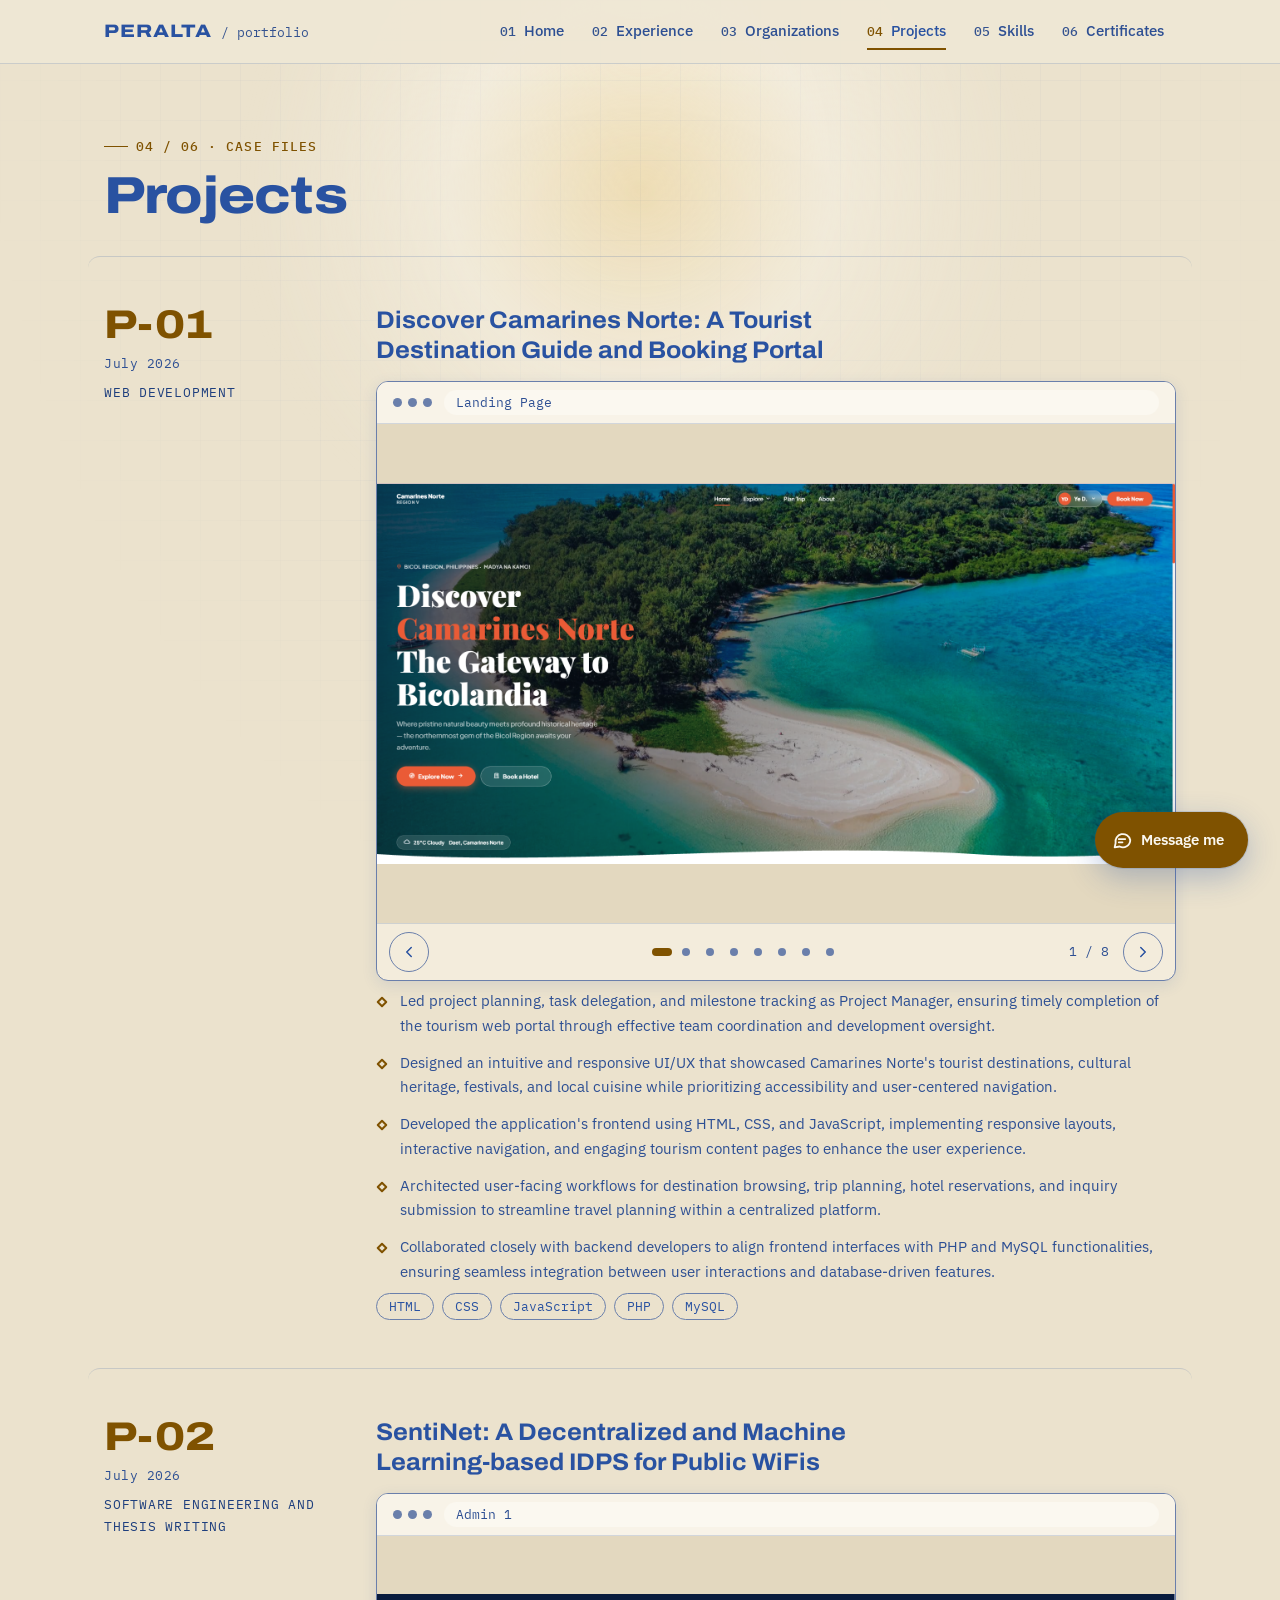
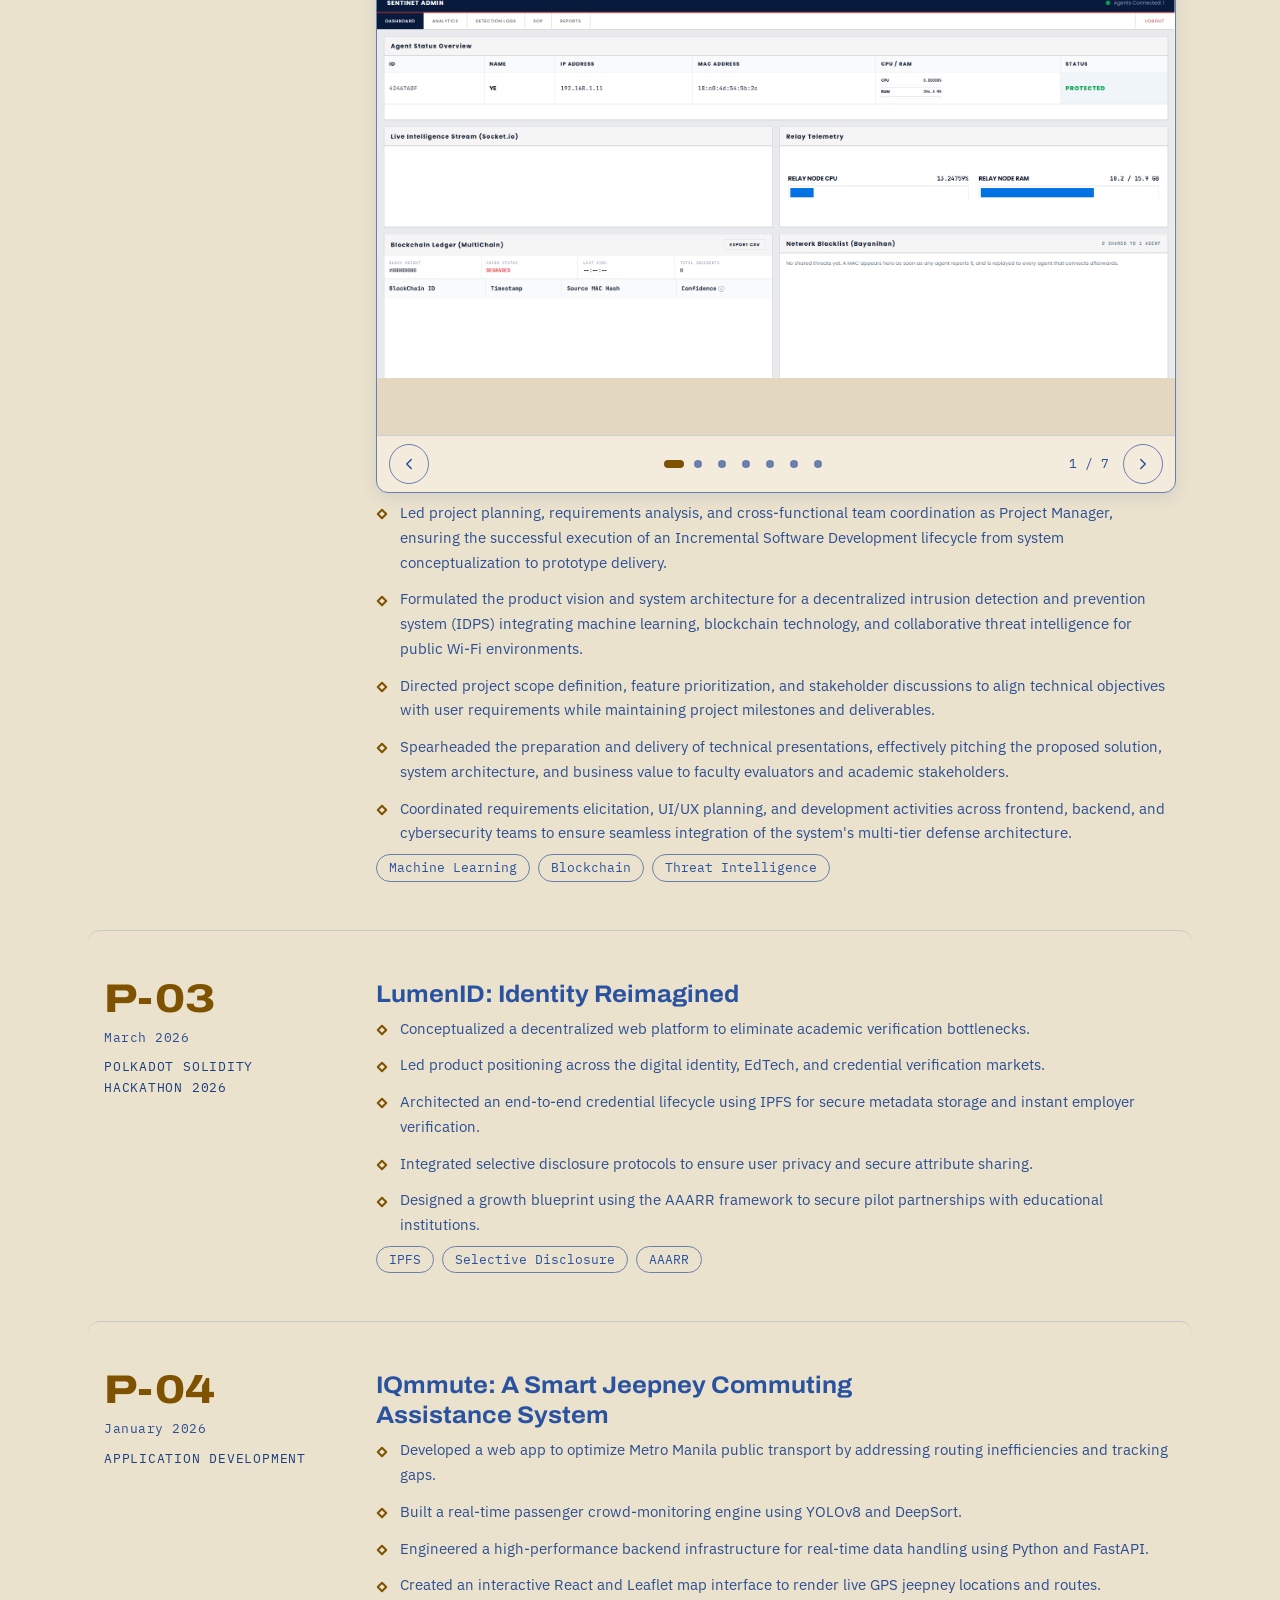
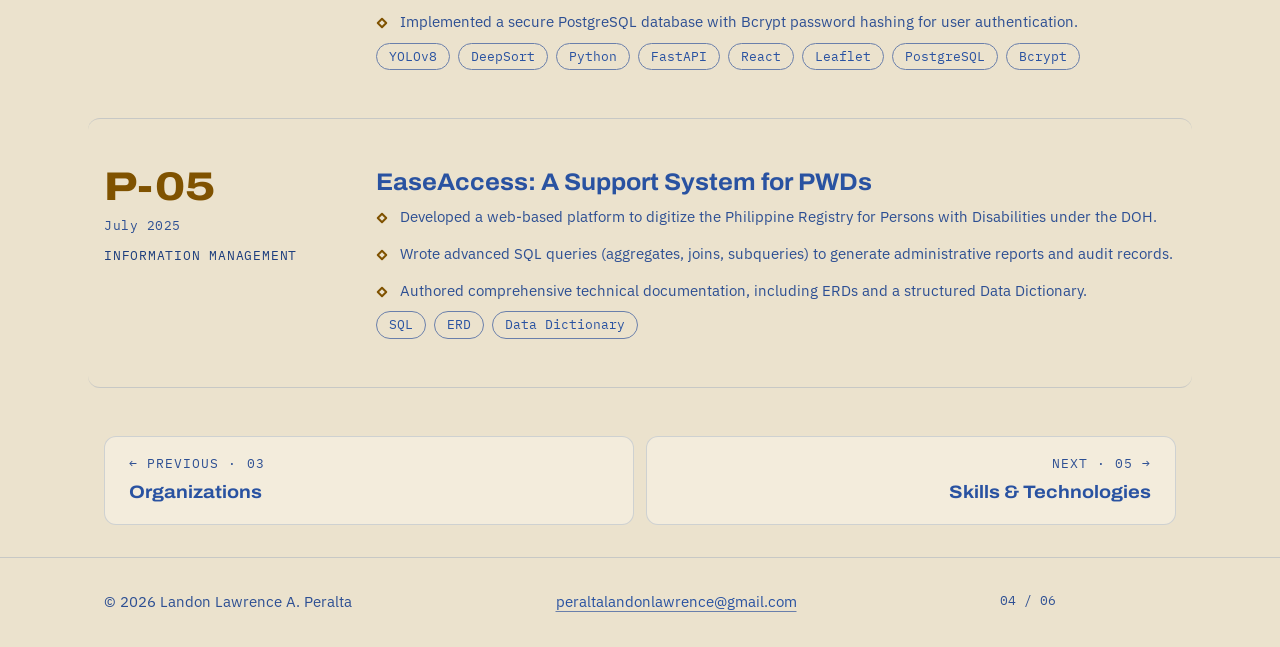
<file: projects.html>
<!doctype html>
<html lang="en">
  <head>
    <meta charset="UTF-8" />
    <meta name="viewport" content="width=device-width, initial-scale=1.0" />
    <title>Projects — Landon Lawrence A. Peralta</title>
    <meta
      name="description"
      content="Projects by Landon Lawrence A. Peralta: Discover Camarines Norte, SentiNet, LumenID, IQmmute and EaseAccess."
    />
    <meta name="theme-color" content="#ebe2cd" />
    <link rel="preconnect" href="https://fonts.googleapis.com" />
    <link rel="preconnect" href="https://fonts.gstatic.com" crossorigin />
    <link rel="stylesheet" href="style.css" />
    <script src="main.js" defer></script>
  </head>

  <body data-theme="cream" data-page="projects">
    <a class="skip-link" href="#main">Skip to content</a>
    <div class="backdrop" aria-hidden="true"></div>

    <header class="site-header" id="site-header">
      <noscript>
        <nav class="container noscript-nav" aria-label="Main">
          <a href="index.html">Home</a>
          <a href="experience.html">Professional Experience</a>
          <a href="organizations.html">Organizations</a>
          <a href="projects.html" aria-current="page">Projects</a>
          <a href="skills.html">Skills &amp; Technologies</a>
          <a href="certificates.html">Certificates</a>
        </nav>
      </noscript>
    </header>

    <main id="main">
      <header class="container page-head">
        <span class="eyebrow">04 / 06 · Case files</span>
        <h1 class="page-head__title">Projects</h1>
      </header>

      <div class="container">
        <!-- Chips list only technologies named in each project's own description. -->
        <article class="project" data-reveal aria-labelledby="p1">
          <div class="project__meta">
            <span class="project__id" aria-hidden="true">P-01</span>
            <span class="project__date">July 2026</span>
            <span class="project__track">Web Development</span>
          </div>
          <div>
            <h2 class="project__title" id="p1">
              Discover Camarines Norte: A Tourist Destination Guide and Booking
              Portal
            </h2>
            <!-- Screenshot carousel. One .shots__slide per page; the JS builds the dots and counter. -->
            <section
              class="shots"
              data-carousel
              aria-roledescription="carousel"
              aria-label="Discover Camarines Norte website screenshots"
            >
              <div class="shots__bar" aria-hidden="true">
                <span class="shots__lights"><i></i><i></i><i></i></span>
                <span class="shots__label" data-carousel-label
                  >Landing Page</span
                >
              </div>
              <div class="shots__track" data-carousel-track>
                <div
                  class="shots__slide"
                  role="group"
                  aria-roledescription="slide"
                  aria-label="1 of 8: Landing Page"
                  data-title="Landing Page"
                >
                  <button
                    class="shots__zoom"
                    type="button"
                    data-lightbox="Discover Camarines Norte — Landing Page"
                  >
                    <img
                      src="Pictures/Projects/CamarinesNorte/LANDING%20PAGE.PNG"
                      alt="Landing page of the Discover Camarines Norte website"
                      loading="lazy"
                      decoding="async"
                    />
                  </button>
                </div>
                <div
                  class="shots__slide"
                  role="group"
                  aria-roledescription="slide"
                  aria-label="2 of 8: About"
                  data-title="About"
                >
                  <button
                    class="shots__zoom"
                    type="button"
                    data-lightbox="Discover Camarines Norte — About"
                  >
                    <img
                      src="Pictures/Projects/CamarinesNorte/ABOUT.PNG"
                      alt="About page of the Discover Camarines Norte website"
                      loading="lazy"
                      decoding="async"
                    />
                  </button>
                </div>
                <div
                  class="shots__slide"
                  role="group"
                  aria-roledescription="slide"
                  aria-label="3 of 8: Explore Beaches"
                  data-title="Explore Beaches"
                >
                  <button
                    class="shots__zoom"
                    type="button"
                    data-lightbox="Discover Camarines Norte — Explore Beaches"
                  >
                    <img
                      src="Pictures/Projects/CamarinesNorte/EXPLORE%20BEACHES.PNG"
                      alt="Explore Beaches page of the Discover Camarines Norte website"
                      loading="lazy"
                      decoding="async"
                    />
                  </button>
                </div>
                <div
                  class="shots__slide"
                  role="group"
                  aria-roledescription="slide"
                  aria-label="4 of 8: Explore Festival"
                  data-title="Explore Festival"
                >
                  <button
                    class="shots__zoom"
                    type="button"
                    data-lightbox="Discover Camarines Norte — Explore Festival"
                  >
                    <img
                      src="Pictures/Projects/CamarinesNorte/EXPLORE%20FESTIVAL.PNG"
                      alt="Explore Festival page of the Discover Camarines Norte website"
                      loading="lazy"
                      decoding="async"
                    />
                  </button>
                </div>
                <div
                  class="shots__slide"
                  role="group"
                  aria-roledescription="slide"
                  aria-label="5 of 8: Explore Food"
                  data-title="Explore Food"
                >
                  <button
                    class="shots__zoom"
                    type="button"
                    data-lightbox="Discover Camarines Norte — Explore Food"
                  >
                    <img
                      src="Pictures/Projects/CamarinesNorte/EXPLORE%20FOOD.PNG"
                      alt="Explore Food page of the Discover Camarines Norte website"
                      loading="lazy"
                      decoding="async"
                    />
                  </button>
                </div>
                <div
                  class="shots__slide"
                  role="group"
                  aria-roledescription="slide"
                  aria-label="6 of 8: Plan Trip"
                  data-title="Plan Trip"
                >
                  <button
                    class="shots__zoom"
                    type="button"
                    data-lightbox="Discover Camarines Norte — Plan Trip"
                  >
                    <img
                      src="Pictures/Projects/CamarinesNorte/PLAN%20TRIP.PNG"
                      alt="Plan Trip page of the Discover Camarines Norte website"
                      loading="lazy"
                      decoding="async"
                    />
                  </button>
                </div>
                <div
                  class="shots__slide"
                  role="group"
                  aria-roledescription="slide"
                  aria-label="7 of 8: Book Now"
                  data-title="Book Now"
                >
                  <button
                    class="shots__zoom"
                    type="button"
                    data-lightbox="Discover Camarines Norte — Book Now"
                  >
                    <img
                      src="Pictures/Projects/CamarinesNorte/BOOK%20NOW.PNG"
                      alt="Book Now page of the Discover Camarines Norte website"
                      loading="lazy"
                      decoding="async"
                    />
                  </button>
                </div>
                <div
                  class="shots__slide"
                  role="group"
                  aria-roledescription="slide"
                  aria-label="8 of 8: My Trips"
                  data-title="My Trips"
                >
                  <button
                    class="shots__zoom"
                    type="button"
                    data-lightbox="Discover Camarines Norte — My Trips"
                  >
                    <img
                      src="Pictures/Projects/CamarinesNorte/MY%20TRIPS.PNG"
                      alt="My Trips page of the Discover Camarines Norte website"
                      loading="lazy"
                      decoding="async"
                    />
                  </button>
                </div>
              </div>
              <div class="shots__controls">
                <button
                  class="shots__btn"
                  type="button"
                  data-carousel-prev
                  aria-label="Previous screenshot"
                >
                  <svg
                    viewBox="0 0 24 24"
                    fill="none"
                    stroke="currentColor"
                    stroke-width="2"
                    stroke-linecap="round"
                    stroke-linejoin="round"
                    aria-hidden="true"
                  >
                    <path d="m15 18-6-6 6-6" />
                  </svg>
                </button>
                <div class="shots__pips" data-carousel-pips></div>
                <span
                  class="shots__count"
                  data-carousel-count
                  aria-hidden="true"
                  >1 / 8</span
                >
                <button
                  class="shots__btn"
                  type="button"
                  data-carousel-next
                  aria-label="Next screenshot"
                >
                  <svg
                    viewBox="0 0 24 24"
                    fill="none"
                    stroke="currentColor"
                    stroke-width="2"
                    stroke-linecap="round"
                    stroke-linejoin="round"
                    aria-hidden="true"
                  >
                    <path d="m9 18 6-6-6-6" />
                  </svg>
                </button>
              </div>
              <p class="sr-only" aria-live="polite" data-carousel-status></p>
            </section>

            <ul class="bullets" role="list">
              <li>
                Led project planning, task delegation, and milestone tracking as
                Project Manager, ensuring timely completion of the tourism web
                portal through effective team coordination and development
                oversight.
              </li>
              <li>
                Designed an intuitive and responsive UI/UX that showcased
                Camarines Norte's tourist destinations, cultural heritage,
                festivals, and local cuisine while prioritizing accessibility
                and user-centered navigation.
              </li>
              <li>
                Developed the application's frontend using HTML, CSS, and
                JavaScript, implementing responsive layouts, interactive
                navigation, and engaging tourism content pages to enhance the
                user experience.
              </li>
              <li>
                Architected user-facing workflows for destination browsing, trip
                planning, hotel reservations, and inquiry submission to
                streamline travel planning within a centralized platform.
              </li>
              <li>
                Collaborated closely with backend developers to align frontend
                interfaces with PHP and MySQL functionalities, ensuring seamless
                integration between user interactions and database-driven
                features.
              </li>
            </ul>
            <ul class="chips" role="list" aria-label="Technologies">
              <li class="chip">HTML</li>
              <li class="chip">CSS</li>
              <li class="chip">JavaScript</li>
              <li class="chip">PHP</li>
              <li class="chip">MySQL</li>
            </ul>
          </div>
        </article>

        <article class="project" data-reveal aria-labelledby="p2">
          <div class="project__meta">
            <span class="project__id" aria-hidden="true">P-02</span>
            <span class="project__date">July 2026</span>
            <span class="project__track"
              >Software Engineering and Thesis Writing</span
            >
          </div>
          <div>
            <h2 class="project__title" id="p2">
              SentiNet: A Decentralized and Machine Learning-based IDPS for
              Public WiFis
            </h2>
            <!-- SentiNet screenshot carousel -->
            <section
              class="shots"
              data-carousel
              aria-roledescription="carousel"
              aria-label="SentiNet screenshots"
            >
              <div class="shots__bar" aria-hidden="true">
                <span class="shots__lights"><i></i><i></i><i></i></span>
                <span class="shots__label" data-carousel-label>Admin 1</span>
              </div>
              <div class="shots__track" data-carousel-track>
                <div
                  class="shots__slide"
                  role="group"
                  aria-roledescription="slide"
                  aria-label="1 of 7: Admin 1"
                  data-title="Admin 1"
                >
                  <button
                    class="shots__zoom"
                    type="button"
                    data-lightbox="SentiNet — Admin 1"
                  >
                    <img
                      src="Pictures/Projects/SentiNet/Admin1.PNG"
                      alt="SentiNet admin screen 1"
                      loading="lazy"
                      decoding="async"
                    />
                  </button>
                </div>
                <div
                  class="shots__slide"
                  role="group"
                  aria-roledescription="slide"
                  aria-label="2 of 7: Admin 2"
                  data-title="Admin 2"
                >
                  <button
                    class="shots__zoom"
                    type="button"
                    data-lightbox="SentiNet — Admin 2"
                  >
                    <img
                      src="Pictures/Projects/SentiNet/Admin2.PNG"
                      alt="SentiNet admin screen 2"
                      loading="lazy"
                      decoding="async"
                    />
                  </button>
                </div>
                <div
                  class="shots__slide"
                  role="group"
                  aria-roledescription="slide"
                  aria-label="3 of 7: Admin 3"
                  data-title="Admin 3"
                >
                  <button
                    class="shots__zoom"
                    type="button"
                    data-lightbox="SentiNet — Admin 3"
                  >
                    <img
                      src="Pictures/Projects/SentiNet/Admin3.PNG"
                      alt="SentiNet admin screen 3"
                      loading="lazy"
                      decoding="async"
                    />
                  </button>
                </div>
                <div
                  class="shots__slide"
                  role="group"
                  aria-roledescription="slide"
                  aria-label="4 of 7: Admin 4"
                  data-title="Admin 4"
                >
                  <button
                    class="shots__zoom"
                    type="button"
                    data-lightbox="SentiNet — Admin 4"
                  >
                    <img
                      src="Pictures/Projects/SentiNet/Admin4.PNG"
                      alt="SentiNet admin screen 4"
                      loading="lazy"
                      decoding="async"
                    />
                  </button>
                </div>
                <div
                  class="shots__slide"
                  role="group"
                  aria-roledescription="slide"
                  aria-label="5 of 7: Agent Dashboard"
                  data-title="Agent Dashboard"
                >
                  <button
                    class="shots__zoom"
                    type="button"
                    data-lightbox="SentiNet — Agent Dashboard"
                  >
                    <img
                      src="Pictures/Projects/SentiNet/AgentDashboard.PNG"
                      alt="SentiNet agent dashboard"
                      loading="lazy"
                      decoding="async"
                    />
                  </button>
                </div>
                <div
                  class="shots__slide"
                  role="group"
                  aria-roledescription="slide"
                  aria-label="6 of 7: Agent Guide"
                  data-title="Agent Guide"
                >
                  <button
                    class="shots__zoom"
                    type="button"
                    data-lightbox="SentiNet — Agent Guide"
                  >
                    <img
                      src="Pictures/Projects/SentiNet/AgentGuide.PNG"
                      alt="SentiNet agent guide"
                      loading="lazy"
                      decoding="async"
                    />
                  </button>
                </div>
                <div
                  class="shots__slide"
                  role="group"
                  aria-roledescription="slide"
                  aria-label="7 of 7: Tray App"
                  data-title="Tray App"
                >
                  <button
                    class="shots__zoom"
                    type="button"
                    data-lightbox="SentiNet — Tray App"
                  >
                    <img
                      src="Pictures/Projects/SentiNet/TrayApp.png"
                      alt="SentiNet tray app"
                      loading="lazy"
                      decoding="async"
                    />
                  </button>
                </div>
              </div>
              <div class="shots__controls">
                <button
                  class="shots__btn"
                  type="button"
                  data-carousel-prev
                  aria-label="Previous screenshot"
                >
                  <svg
                    viewBox="0 0 24 24"
                    fill="none"
                    stroke="currentColor"
                    stroke-width="2"
                    stroke-linecap="round"
                    stroke-linejoin="round"
                    aria-hidden="true"
                  >
                    <path d="m15 18-6-6 6-6" />
                  </svg>
                </button>
                <div class="shots__pips" data-carousel-pips></div>
                <span
                  class="shots__count"
                  data-carousel-count
                  aria-hidden="true"
                  >1 / 7</span
                >
                <button
                  class="shots__btn"
                  type="button"
                  data-carousel-next
                  aria-label="Next screenshot"
                >
                  <svg
                    viewBox="0 0 24 24"
                    fill="none"
                    stroke="currentColor"
                    stroke-width="2"
                    stroke-linecap="round"
                    stroke-linejoin="round"
                    aria-hidden="true"
                  >
                    <path d="m9 18 6-6-6-6" />
                  </svg>
                </button>
              </div>
              <p class="sr-only" aria-live="polite" data-carousel-status></p>
            </section>
            <ul class="bullets" role="list">
              <li>
                Led project planning, requirements analysis, and
                cross-functional team coordination as Project Manager, ensuring
                the successful execution of an Incremental Software Development
                lifecycle from system conceptualization to prototype delivery.
              </li>
              <li>
                Formulated the product vision and system architecture for a
                decentralized intrusion detection and prevention system (IDPS)
                integrating machine learning, blockchain technology, and
                collaborative threat intelligence for public Wi-Fi environments.
              </li>
              <li>
                Directed project scope definition, feature prioritization, and
                stakeholder discussions to align technical objectives with user
                requirements while maintaining project milestones and
                deliverables.
              </li>
              <li>
                Spearheaded the preparation and delivery of technical
                presentations, effectively pitching the proposed solution,
                system architecture, and business value to faculty evaluators
                and academic stakeholders.
              </li>
              <li>
                Coordinated requirements elicitation, UI/UX planning, and
                development activities across frontend, backend, and
                cybersecurity teams to ensure seamless integration of the
                system's multi-tier defense architecture.
              </li>
            </ul>
            <ul class="chips" role="list" aria-label="Technologies">
              <li class="chip">Machine Learning</li>
              <li class="chip">Blockchain</li>
              <li class="chip">Threat Intelligence</li>
            </ul>
          </div>
        </article>

        <article class="project" data-reveal aria-labelledby="p3">
          <div class="project__meta">
            <span class="project__id" aria-hidden="true">P-03</span>
            <span class="project__date">March 2026</span>
            <span class="project__track">Polkadot Solidity Hackathon 2026</span>
          </div>
          <div>
            <h2 class="project__title" id="p3">LumenID: Identity Reimagined</h2>
            <ul class="bullets" role="list">
              <li>
                Conceptualized a decentralized web platform to eliminate
                academic verification bottlenecks.
              </li>
              <li>
                Led product positioning across the digital identity, EdTech, and
                credential verification markets.
              </li>
              <li>
                Architected an end-to-end credential lifecycle using IPFS for
                secure metadata storage and instant employer verification.
              </li>
              <li>
                Integrated selective disclosure protocols to ensure user privacy
                and secure attribute sharing.
              </li>
              <li>
                Designed a growth blueprint using the AAARR framework to secure
                pilot partnerships with educational institutions.
              </li>
            </ul>
            <ul class="chips" role="list" aria-label="Technologies">
              <li class="chip">IPFS</li>
              <li class="chip">Selective Disclosure</li>
              <li class="chip">AAARR</li>
            </ul>
          </div>
        </article>

        <article class="project" data-reveal aria-labelledby="p4">
          <div class="project__meta">
            <span class="project__id" aria-hidden="true">P-04</span>
            <span class="project__date">January 2026</span>
            <span class="project__track">Application Development</span>
          </div>
          <div>
            <h2 class="project__title" id="p4">
              IQmmute: A Smart Jeepney Commuting Assistance System
            </h2>
            <ul class="bullets" role="list">
              <li>
                Developed a web app to optimize Metro Manila public transport by
                addressing routing inefficiencies and tracking gaps.
              </li>
              <li>
                Built a real-time passenger crowd-monitoring engine using YOLOv8
                and DeepSort.
              </li>
              <li>
                Engineered a high-performance backend infrastructure for
                real-time data handling using Python and FastAPI.
              </li>
              <li>
                Created an interactive React and Leaflet map interface to render
                live GPS jeepney locations and routes.
              </li>
              <li>
                Implemented a secure PostgreSQL database with Bcrypt password
                hashing for user authentication.
              </li>
            </ul>
            <ul class="chips" role="list" aria-label="Technologies">
              <li class="chip">YOLOv8</li>
              <li class="chip">DeepSort</li>
              <li class="chip">Python</li>
              <li class="chip">FastAPI</li>
              <li class="chip">React</li>
              <li class="chip">Leaflet</li>
              <li class="chip">PostgreSQL</li>
              <li class="chip">Bcrypt</li>
            </ul>
          </div>
        </article>

        <article class="project" data-reveal aria-labelledby="p5">
          <div class="project__meta">
            <span class="project__id" aria-hidden="true">P-05</span>
            <span class="project__date">July 2025</span>
            <span class="project__track">Information Management</span>
          </div>
          <div>
            <h2 class="project__title" id="p5">
              EaseAccess: A Support System for PWDs
            </h2>
            <ul class="bullets" role="list">
              <li>
                Developed a web-based platform to digitize the Philippine
                Registry for Persons with Disabilities under the DOH.
              </li>
              <li>
                Wrote advanced SQL queries (aggregates, joins, subqueries) to
                generate administrative reports and audit records.
              </li>
              <li>
                Authored comprehensive technical documentation, including ERDs
                and a structured Data Dictionary.
              </li>
            </ul>
            <ul class="chips" role="list" aria-label="Technologies">
              <li class="chip">SQL</li>
              <li class="chip">ERD</li>
              <li class="chip">Data Dictionary</li>
            </ul>
          </div>
        </article>
      </div>

      <nav
        class="container pager"
        data-pager
        aria-label="Previous and next page"
      ></nav>
    </main>

    <footer class="site-footer" id="site-footer"></footer>
  </body>
</html>
</file>
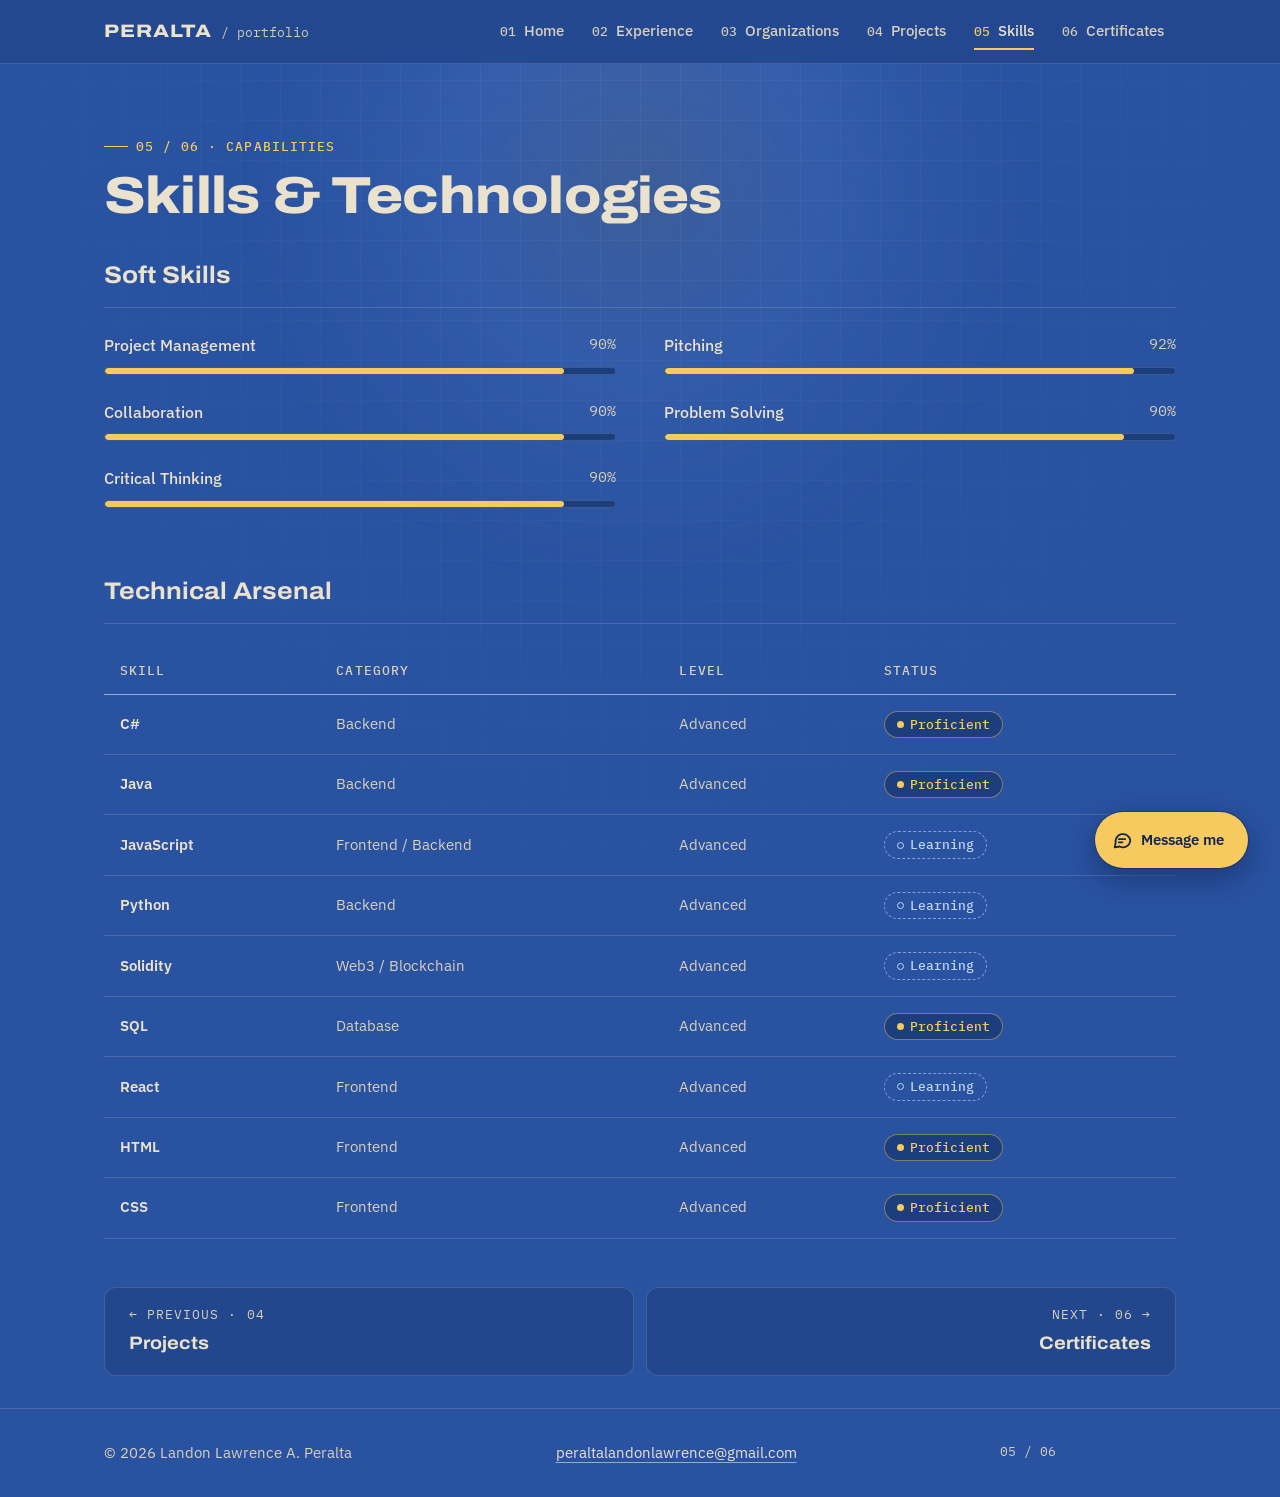
<file: skills.html>
<!doctype html>
<html lang="en">
  <head>
    <meta charset="UTF-8" />
    <meta name="viewport" content="width=device-width, initial-scale=1.0" />
    <title>Skills &amp; Technologies — Landon Lawrence A. Peralta</title>
    <meta name="description" content="Soft skills and technical stack of Landon Lawrence A. Peralta." />
    <meta name="theme-color" content="#2952a1" />
    <link rel="preconnect" href="https://fonts.googleapis.com" />
    <link rel="preconnect" href="https://fonts.gstatic.com" crossorigin />
    <link rel="stylesheet" href="style.css" />
    <script src="main.js" defer></script>
  </head>

  <body data-page="skills">
    <a class="skip-link" href="#main">Skip to content</a>
    <div class="backdrop" aria-hidden="true"></div>

    <header class="site-header" id="site-header">
      <noscript>
        <nav class="container noscript-nav" aria-label="Main">
          <a href="index.html">Home</a>
          <a href="experience.html">Professional Experience</a>
          <a href="organizations.html">Organizations</a>
          <a href="projects.html">Projects</a>
          <a href="skills.html" aria-current="page">Skills &amp; Technologies</a>
          <a href="certificates.html">Certificates</a>
        </nav>
      </noscript>
    </header>

    <main id="main">
      <header class="container page-head">
        <span class="eyebrow">05 / 06 · Capabilities</span>
        <h1 class="page-head__title">Skills &amp; Technologies</h1>
      </header>

      <div class="container">
        <section class="skills-block" aria-labelledby="soft-skills">
          <h2 class="skills-block__title" id="soft-skills">Soft Skills</h2>
          <ul class="meters" role="list">
            <li class="meter">
              <div class="meter__head"><span class="meter__name" id="m1">Project Management</span><span class="meter__value">90%</span></div>
              <div class="meter__track" role="meter" aria-labelledby="m1" aria-valuenow="90" aria-valuemin="0" aria-valuemax="100"><div class="meter__fill" style="--value: 90%"></div></div>
            </li>
            <li class="meter">
              <div class="meter__head"><span class="meter__name" id="m2">Pitching</span><span class="meter__value">92%</span></div>
              <div class="meter__track" role="meter" aria-labelledby="m2" aria-valuenow="92" aria-valuemin="0" aria-valuemax="100"><div class="meter__fill" style="--value: 92%"></div></div>
            </li>
            <li class="meter">
              <div class="meter__head"><span class="meter__name" id="m3">Collaboration</span><span class="meter__value">90%</span></div>
              <div class="meter__track" role="meter" aria-labelledby="m3" aria-valuenow="90" aria-valuemin="0" aria-valuemax="100"><div class="meter__fill" style="--value: 90%"></div></div>
            </li>
            <li class="meter">
              <div class="meter__head"><span class="meter__name" id="m4">Problem Solving</span><span class="meter__value">90%</span></div>
              <div class="meter__track" role="meter" aria-labelledby="m4" aria-valuenow="90" aria-valuemin="0" aria-valuemax="100"><div class="meter__fill" style="--value: 90%"></div></div>
            </li>
            <li class="meter">
              <div class="meter__head"><span class="meter__name" id="m5">Critical Thinking</span><span class="meter__value">90%</span></div>
              <div class="meter__track" role="meter" aria-labelledby="m5" aria-valuenow="90" aria-valuemin="0" aria-valuemax="100"><div class="meter__fill" style="--value: 90%"></div></div>
            </li>
          </ul>
        </section>

        <section class="skills-block" aria-labelledby="tech-arsenal" data-reveal>
          <h2 class="skills-block__title" id="tech-arsenal">Technical Arsenal</h2>
          <table class="tech-table">
            <caption class="sr-only">Programming languages and technologies, with category, level and status</caption>
            <thead>
              <tr><th scope="col">Skill</th><th scope="col">Category</th><th scope="col">Level</th><th scope="col">Status</th></tr>
            </thead>
            <tbody>
              <tr><td>C#</td><td data-label="Category">Backend</td><td data-label="Level">Advanced</td><td data-label="Status"><span class="badge badge--proficient">Proficient</span></td></tr>
              <tr><td>Java</td><td data-label="Category">Backend</td><td data-label="Level">Advanced</td><td data-label="Status"><span class="badge badge--proficient">Proficient</span></td></tr>
              <tr><td>JavaScript</td><td data-label="Category">Frontend / Backend</td><td data-label="Level">Advanced</td><td data-label="Status"><span class="badge badge--learning">Learning</span></td></tr>
              <tr><td>Python</td><td data-label="Category">Backend</td><td data-label="Level">Advanced</td><td data-label="Status"><span class="badge badge--learning">Learning</span></td></tr>
              <tr><td>Solidity</td><td data-label="Category">Web3 / Blockchain</td><td data-label="Level">Advanced</td><td data-label="Status"><span class="badge badge--learning">Learning</span></td></tr>
              <tr><td>SQL</td><td data-label="Category">Database</td><td data-label="Level">Advanced</td><td data-label="Status"><span class="badge badge--proficient">Proficient</span></td></tr>
              <tr><td>React</td><td data-label="Category">Frontend</td><td data-label="Level">Advanced</td><td data-label="Status"><span class="badge badge--learning">Learning</span></td></tr>
              <tr><td>HTML</td><td data-label="Category">Frontend</td><td data-label="Level">Advanced</td><td data-label="Status"><span class="badge badge--proficient">Proficient</span></td></tr>
              <tr><td>CSS</td><td data-label="Category">Frontend</td><td data-label="Level">Advanced</td><td data-label="Status"><span class="badge badge--proficient">Proficient</span></td></tr>
            </tbody>
          </table>
        </section>
      </div>

      <nav class="container pager" data-pager aria-label="Previous and next page"></nav>
    </main>

    <footer class="site-footer" id="site-footer"></footer>
  </body>
</html>
</file>
<file: style.css>
/* ==========================================================================
   Peralta Portfolio — "Signal Log" design system
   Concept: an operations log / case file. Cobalt surfaces, cream type,
   a single marigold accent, monospace index labels and viewfinder framing.
   Mobile-first. All colour pairs checked against WCAG 2.2 AA.
   ========================================================================== */

@import url("https://fonts.googleapis.com/css2?family=Archivo:wdth,wght@100..125,500..800&family=IBM+Plex+Mono:wght@400;500&family=IBM+Plex+Sans:wght@400;500;600&display=swap");

/* ---------- 1. Design tokens ---------- */
:root {
  /* Colour — surfaces (cobalt family, darker = deeper) */
  --color-bg: #2952a1; /* cobalt — main background */
  --color-surface: #22478d; /* cards and panels */
  --color-surface-raised: #1d3e7d; /* nested / raised elements */
  --color-field: #1a3870; /* form inputs */
  --color-deep: #173265; /* image wells, lightbox */
  --color-line: rgba(235, 226, 205, 0.16);
  --color-line-strong: #97abd2; /* ≥3:1 on every surface */

  /* Colour — text (cream family) */
  --color-text: #ebe2cd; /* cream — main text */
  --color-text-muted: #d9d0bb;
  --color-text-subtle: #d4cbb5;

  /* Colour — brand */
  --color-primary: #f7ca60; /* marigold — warm partner to cream */
  --color-primary-strong: #ffd97f;
  --color-on-primary: #14284f; /* deep navy text on marigold */
  --color-secondary: #c3d6f3; /* pale sky */
  --color-success: #a9e8c3;
  --color-danger: #ffc4bc;
  --color-focus: #ffd97f;

  /* Typography */
  --font-display: "Archivo", "Arial Narrow", system-ui, sans-serif;
  --font-body:
    "IBM Plex Sans", system-ui, -apple-system, "Segoe UI", sans-serif;
  --font-mono:
    "IBM Plex Mono", ui-monospace, "SFMono-Regular", Menlo, monospace;

  --text-xs: 0.8125rem; /* 13px */
  --text-sm: 0.9375rem; /* 15px */
  --text-base: 1rem;
  --text-md: 1.125rem;
  --text-lg: clamp(1.25rem, 1.1rem + 0.6vw, 1.5rem);
  --text-xl: clamp(1.5rem, 1.25rem + 1vw, 2rem);
  --text-2xl: clamp(2rem, 1.5rem + 2.2vw, 3.25rem);
  --text-hero: clamp(3.25rem, 1rem + 11vw, 10rem);

  /* Spacing (4px base) */
  --space-1: 0.25rem;
  --space-2: 0.5rem;
  --space-3: 0.75rem;
  --space-4: 1rem;
  --space-5: 1.5rem;
  --space-6: 2rem;
  --space-7: 3rem;
  --space-8: 4rem;
  --space-9: 6rem;

  /* Layout */
  --content-max: 72rem;
  --prose-max: 40rem;
  --gutter: clamp(1rem, 4vw, 2.5rem);
  --header-h: 4rem;

  /* Shape & depth */
  --radius-sm: 6px;
  --radius-md: 12px;
  --radius-lg: 18px;
  --radius-pill: 999px;
  --shadow-1: 0 4px 15px rgba(10, 26, 60, 0.4);
  --shadow-2: 0 18px 40px rgba(10, 26, 60, 0.45);

  /* Motion */
  --ease-out: cubic-bezier(0.2, 0.7, 0.2, 1);
  --dur-fast: 160ms;
  --dur-med: 320ms;
  --dur-slow: 700ms;

  color-scheme: dark;
}

/* ---------- 1b. Cream theme (Organizations + Projects) ----------
   The main colours swap: cream background, cobalt text. Applied with
   <body data-theme="cream">. Every pair below is checked for WCAG AA. */
[data-theme="cream"] {
  --color-bg: #ebe2cd; /* cream — main background */
  --color-surface: #f3ecdc; /* lighter cream cards */
  --color-surface-raised: #f8f3e8;
  --color-field: #fbf8f0;
  --color-deep: #e3d8bf;
  --color-line: rgba(41, 82, 161, 0.18);
  --color-line-strong: #6a7fab; /* ≥3:1 on cream */

  --color-text: #2952a1; /* cobalt — main text */
  --color-text-muted: #2d4f93;
  --color-text-subtle: #33528f;

  --color-primary: #7f5200; /* deep ochre — marigold darkened for cream */
  --color-primary-strong: #6a4400;
  --color-on-primary: #fbf8f0;
  --color-secondary: #1d3e7d; /* deep navy */
  --color-success: #1d6a44;
  --color-danger: #a2281c;
  --color-focus: #6a4400;

  --shadow-1: 0 4px 15px rgba(41, 82, 161, 0.12);
  --shadow-2: 0 18px 40px rgba(41, 82, 161, 0.18);

  color-scheme: light;
}

[data-theme="cream"] .backdrop {
  background-image:
    linear-gradient(rgba(41, 82, 161, 0.07) 1px, transparent 1px),
    linear-gradient(90deg, rgba(41, 82, 161, 0.07) 1px, transparent 1px);
}

[data-theme="cream"] .backdrop::after {
  background: radial-gradient(
    circle,
    rgba(247, 202, 96, 0.28) 0%,
    rgba(255, 252, 244, 0.5) 30%,
    transparent 64%
  );
}

[data-theme="cream"] .site-header {
  background: rgba(239, 231, 212, 0.95);
}

[data-theme="cream"] .project:hover .chip,
[data-theme="cream"] .honor {
  border-color: rgba(127, 82, 0, 0.5);
}

[data-theme="cream"] .status--active {
  border-color: rgba(29, 106, 68, 0.45);
}

[data-theme="cream"] .field input:focus,
[data-theme="cream"] .field textarea:focus {
  box-shadow: 0 0 0 3px rgba(127, 82, 0, 0.25);
}

[data-theme="cream"] .field input::placeholder,
[data-theme="cream"] .field textarea::placeholder {
  color: #4f6390;
}

[data-theme="cream"] .choice__input:checked + .choice__box {
  background: rgba(127, 82, 0, 0.08);
}

[data-theme="cream"] .form-status--success {
  border-color: rgba(29, 106, 68, 0.5);
}

[data-theme="cream"] .form-status--error {
  border-color: rgba(162, 40, 28, 0.5);
}

[data-theme="cream"] .contact-launcher {
  box-shadow:
    0 10px 30px rgba(41, 82, 161, 0.3),
    0 0 0 1px rgba(41, 82, 161, 0.15);
}

/* Cross-document page transitions in supporting browsers */
@view-transition {
  navigation: auto;
}

/* ---------- 2. Reset & base ---------- */
*,
*::before,
*::after {
  box-sizing: border-box;
}

* {
  margin: 0;
  padding: 0;
}

html {
  -webkit-text-size-adjust: 100%;
  scroll-padding-top: calc(var(--header-h) + var(--space-4));
}

body {
  min-height: 100vh;
  display: flex;
  flex-direction: column;
  font-family: var(--font-body);
  font-size: var(--text-base);
  line-height: 1.65;
  color: var(--color-text);
  background-color: var(--color-bg);
  overflow-x: hidden;
}

img {
  display: block;
  max-width: 100%;
}

a {
  color: inherit;
}

ul[role="list"],
ol[role="list"] {
  list-style: none;
}

button,
input,
textarea {
  font: inherit;
  color: inherit;
}

:focus-visible {
  outline: 2px solid var(--color-focus);
  outline-offset: 3px;
  border-radius: 4px;
}

[hidden] {
  display: none !important;
}

::selection {
  background: var(--color-primary);
  color: var(--color-on-primary);
}

.sr-only {
  position: absolute !important;
  width: 1px;
  height: 1px;
  padding: 0;
  margin: -1px;
  overflow: hidden;
  clip: rect(0, 0, 0, 0);
  white-space: nowrap;
  border: 0;
}

.skip-link {
  position: absolute;
  left: var(--space-4);
  top: -100px;
  z-index: 100;
  padding: var(--space-3) var(--space-4);
  background: var(--color-primary);
  color: var(--color-on-primary);
  font-weight: 600;
  border-radius: var(--radius-sm);
  text-decoration: none;
}

.skip-link:focus {
  top: var(--space-3);
}

/* ---------- 3. Backdrop (grid heritage + drifting signal glow) ---------- */
.backdrop {
  position: fixed;
  inset: 0;
  z-index: -1;
  pointer-events: none;
  background-image:
    linear-gradient(rgba(235, 226, 205, 0.07) 1px, transparent 1px),
    linear-gradient(90deg, rgba(235, 226, 205, 0.07) 1px, transparent 1px);
  background-size: 40px 40px;
  mask-image: radial-gradient(ellipse at 50% 0%, #000 0%, transparent 75%);
  -webkit-mask-image: radial-gradient(
    ellipse at 50% 0%,
    #000 0%,
    transparent 75%
  );
}

.backdrop::after {
  content: "";
  position: absolute;
  top: -20vmax;
  left: 50%;
  width: 70vmax;
  height: 70vmax;
  border-radius: 50%;
  background: radial-gradient(
    circle,
    rgba(247, 202, 96, 0.12) 0%,
    rgba(110, 150, 225, 0.22) 30%,
    transparent 64%
  );
  transform: translateX(-50%);
  animation: glow-drift 28s ease-in-out infinite alternate;
}

@keyframes glow-drift {
  to {
    transform: translateX(-30%) translateY(6vmax);
  }
}

/* ---------- 4. Layout primitives ---------- */
.container {
  width: 100%;
  max-width: var(--content-max);
  margin-inline: auto;
  padding-inline: var(--gutter);
}

main {
  flex: 1;
  animation: page-enter var(--dur-slow) var(--ease-out) both;
}

@keyframes page-enter {
  from {
    opacity: 0;
    transform: translateY(10px);
  }
}

.section {
  padding-block: var(--space-8);
}

.section + .section {
  border-top: 1px solid var(--color-line);
}

/* Monospace index label — the signature "log" voice */
.eyebrow {
  display: inline-flex;
  align-items: center;
  gap: var(--space-2);
  font-family: var(--font-mono);
  font-size: var(--text-xs);
  font-weight: 500;
  letter-spacing: 0.08em;
  text-transform: uppercase;
  color: var(--color-primary);
}

.eyebrow::before {
  content: "";
  width: 1.5rem;
  height: 1px;
  background: currentColor;
}

.section-title {
  margin-top: var(--space-2);
  margin-bottom: var(--space-6);
  font-family: var(--font-display);
  font-stretch: 110%;
  font-weight: 700;
  font-size: var(--text-2xl);
  line-height: 1.1;
  letter-spacing: -0.01em;
}

/* ---------- 5. Header & navigation ---------- */
.site-header {
  position: sticky;
  top: 0;
  z-index: 50;
  height: var(--header-h);
  background: rgba(35, 72, 144, 0.95);
  border-bottom: 1px solid var(--color-line);
}

.site-header__inner {
  height: 100%;
  display: flex;
  align-items: center;
  justify-content: space-between;
  gap: var(--space-4);
}

.brand {
  display: inline-flex;
  align-items: baseline;
  white-space: nowrap;
  flex-shrink: 0;
  gap: var(--space-2);
  min-height: 44px;
  align-self: center;
  padding-block: var(--space-2);
  text-decoration: none;
}

.brand__mark {
  font-family: var(--font-display);
  font-stretch: 120%;
  font-weight: 800;
  font-size: 1.125rem;
  letter-spacing: 0.06em;
  text-transform: uppercase;
}

.brand__tag {
  font-family: var(--font-mono);
  font-size: var(--text-xs);
  color: var(--color-text-subtle);
}

.nav-toggle {
  display: inline-flex;
  align-items: center;
  gap: var(--space-2);
  min-height: 44px;
  padding: 0 var(--space-4);
  background: transparent;
  border: 1px solid var(--color-line-strong);
  border-radius: var(--radius-pill);
  font-family: var(--font-mono);
  font-size: var(--text-xs);
  letter-spacing: 0.08em;
  text-transform: uppercase;
  cursor: pointer;
}

.nav-toggle__bars {
  position: relative;
  width: 16px;
  height: 10px;
}

.nav-toggle__bars::before,
.nav-toggle__bars::after {
  content: "";
  position: absolute;
  left: 0;
  width: 100%;
  height: 2px;
  background: currentColor;
  transition: transform var(--dur-fast) var(--ease-out);
}

.nav-toggle__bars::before {
  top: 0;
}

.nav-toggle__bars::after {
  bottom: 0;
}

.nav-toggle[aria-expanded="true"] .nav-toggle__bars::before {
  transform: translateY(4px) rotate(45deg);
}

.nav-toggle[aria-expanded="true"] .nav-toggle__bars::after {
  transform: translateY(-4px) rotate(-45deg);
}

.site-nav {
  position: absolute;
  top: var(--header-h);
  left: 0;
  right: 0;
  max-height: calc(100vh - var(--header-h));
  overflow-y: auto;
  background: var(--color-bg);
  border-bottom: 1px solid var(--color-line);
}

.js .site-nav:not(.is-open) {
  display: none;
}

.site-nav__list {
  display: flex;
  flex-direction: column;
  padding: var(--space-3) var(--gutter) var(--space-5);
}

.site-nav__link {
  display: flex;
  align-items: center;
  gap: var(--space-3);
  min-height: 48px;
  padding: var(--space-2) var(--space-2);
  border-bottom: 1px solid var(--color-line);
  text-decoration: none;
  color: var(--color-text-muted);
  font-weight: 500;
  transition: color var(--dur-fast);
}

.site-nav__short {
  display: none;
}

.site-nav__index {
  font-family: var(--font-mono);
  font-size: var(--text-xs);
  color: var(--color-text-subtle);
}

.site-nav__link:hover {
  color: var(--color-text);
}

.site-nav__link[aria-current="page"] {
  color: var(--color-text);
  box-shadow: inset 3px 0 0 var(--color-primary);
  padding-left: var(--space-4);
}

.site-nav__link[aria-current="page"] .site-nav__index {
  color: var(--color-primary);
}

@media (min-width: 64em) {
  .nav-toggle {
    display: none;
  }

  .site-nav,
  .js .site-nav:not(.is-open) {
    position: static;
    display: block;
    max-height: none;
    overflow: visible;
    background: transparent;
    border: 0;
  }

  .site-nav__list {
    flex-direction: row;
    gap: var(--space-1);
    padding: 0;
  }

  .site-nav__link {
    position: relative;
    min-height: 44px;
    padding: var(--space-2) var(--space-3);
    border: 0;
    font-size: var(--text-sm);
    gap: var(--space-2);
    white-space: nowrap;
  }

  /* Short label shown in the bar; full label stays in the accessible name */
  .site-nav__full {
    position: absolute;
    width: 1px;
    height: 1px;
    overflow: hidden;
    clip: rect(0, 0, 0, 0);
    white-space: nowrap;
  }

  .site-nav__short {
    display: inline;
  }

  .site-nav__link::after {
    content: "";
    position: absolute;
    left: var(--space-3);
    right: var(--space-3);
    bottom: 4px;
    height: 2px;
    background: var(--color-primary);
    transform: scaleX(0);
    transform-origin: left;
    transition: transform var(--dur-med) var(--ease-out);
  }

  .site-nav__link:hover::after {
    transform: scaleX(0.35);
  }

  .site-nav__link[aria-current="page"] {
    box-shadow: none;
    padding-left: var(--space-3);
  }

  .site-nav__link[aria-current="page"]::after {
    transform: scaleX(1);
  }
}

/* No-JS fallback navigation */
.noscript-nav {
  display: flex;
  flex-wrap: wrap;
  align-items: center;
  gap: var(--space-1) var(--space-4);
  height: 100%;
  overflow-x: auto;
  font-size: var(--text-sm);
}

.noscript-nav a {
  white-space: nowrap;
  color: var(--color-text-muted);
}

.noscript-nav a[aria-current="page"] {
  color: var(--color-text);
  font-weight: 600;
}

/* ---------- 6. Page head ---------- */
.page-head {
  padding-top: var(--space-8);
  padding-bottom: var(--space-6);
}

.page-head__title {
  margin-top: var(--space-3);
  font-family: var(--font-display);
  font-stretch: 115%;
  font-weight: 800;
  font-size: var(--text-2xl);
  line-height: 1.05;
  letter-spacing: -0.015em;
  max-width: 18ch;
}

/* ---------- 7. Buttons & links ---------- */
.btn {
  position: relative;
  display: inline-flex;
  align-items: center;
  justify-content: center;
  gap: var(--space-2);
  min-height: 48px;
  padding: 0 var(--space-5);
  border: 2px solid var(--color-primary);
  border-radius: var(--radius-sm);
  font-weight: 600;
  font-size: var(--text-sm);
  letter-spacing: 0.02em;
  text-decoration: none;
  cursor: pointer;
  transition:
    background-color var(--dur-fast),
    color var(--dur-fast),
    transform var(--dur-fast) var(--ease-out);
}

.btn:active {
  transform: translateY(1px);
}

.btn--primary {
  background: var(--color-primary);
  color: var(--color-on-primary);
}

.btn--primary:hover {
  background: var(--color-primary-strong);
  border-color: var(--color-primary-strong);
}

.btn--ghost {
  background: transparent;
  color: var(--color-text);
  border-color: var(--color-line-strong);
}

.btn--ghost:hover {
  border-color: var(--color-primary);
  color: var(--color-primary);
}

.btn svg,
.icon {
  width: 1.15em;
  height: 1.15em;
  flex-shrink: 0;
}

.text-link {
  color: var(--color-text);
  text-decoration: underline;
  text-decoration-color: var(--color-line-strong);
  text-underline-offset: 4px;
  transition:
    text-decoration-color var(--dur-fast),
    color var(--dur-fast);
}

.text-link:hover {
  color: var(--color-primary);
  text-decoration-color: var(--color-primary);
}

/* ---------- 8. Home — hero ---------- */
.hero {
  position: relative;
  min-height: calc(100svh - var(--header-h));
  display: flex;
  flex-direction: column;
  justify-content: center;
  align-items: center;
  text-align: center;
  padding-block: var(--space-8);
}

.hero__fullname {
  font-family: var(--font-mono);
  font-size: var(--text-sm);
  letter-spacing: 0.12em;
  text-transform: uppercase;
  color: var(--color-text-muted);
}

.hero__name {
  font-family: var(--font-display);
  font-stretch: 125%;
  font-weight: 800;
  font-size: var(--text-hero);
  line-height: 0.95;
  letter-spacing: -0.02em;
  text-transform: uppercase;
  margin-top: var(--space-2);
}

.hero__trace {
  width: min(100%, 42rem);
  height: 40px;
  margin-top: var(--space-4);
  color: var(--color-primary);
  overflow: visible;
}

.hero__trace path {
  fill: none;
  stroke: currentColor;
  stroke-width: 2;
  stroke-linecap: round;
  stroke-linejoin: round;
  stroke-dasharray: 900;
  stroke-dashoffset: 0;
  animation: trace-draw 2.2s 0.3s var(--ease-out) both;
}

.hero__trace circle {
  fill: currentColor;
  animation: pulse 2.4s 2.4s ease-in-out infinite;
  transform-origin: center;
  transform-box: fill-box;
}

@keyframes trace-draw {
  from {
    stroke-dashoffset: 900;
  }
}

@keyframes pulse {
  50% {
    opacity: 0.35;
  }
}

.hero__roles {
  display: flex;
  flex-wrap: wrap;
  justify-content: center;
  gap: var(--space-2) var(--space-3);
  margin-top: var(--space-5);
  font-family: var(--font-mono);
  font-size: var(--text-sm);
  letter-spacing: 0.06em;
  text-transform: uppercase;
  color: var(--color-text-muted);
}

/* Viewfinder corners — carried over from the original design */
.role {
  position: relative;
  padding: var(--space-2) var(--space-3);
  transition: color var(--dur-med);
}

.role::before {
  content: "";
  position: absolute;
  inset: 0;
  background:
    linear-gradient(to right, var(--color-primary) 2px, transparent 2px) 0 0,
    linear-gradient(to bottom, var(--color-primary) 2px, transparent 2px) 0 0,
    linear-gradient(to left, var(--color-primary) 2px, transparent 2px) 100% 0,
    linear-gradient(to bottom, var(--color-primary) 2px, transparent 2px) 100% 0,
    linear-gradient(to right, var(--color-primary) 2px, transparent 2px) 0 100%,
    linear-gradient(to top, var(--color-primary) 2px, transparent 2px) 0 100%,
    linear-gradient(to left, var(--color-primary) 2px, transparent 2px) 100%
      100%,
    linear-gradient(to top, var(--color-primary) 2px, transparent 2px) 100% 100%;
  background-repeat: no-repeat;
  background-size: 10px 10px;
  opacity: 0;
  transform: scale(1.15);
  transition:
    opacity var(--dur-med) var(--ease-out),
    transform var(--dur-med) var(--ease-out);
}

.role:hover {
  color: var(--color-text);
}

.role:hover::before {
  opacity: 1;
  transform: scale(1);
}

.role-sep {
  color: var(--color-line-strong);
  align-self: center;
}

.hero__cue {
  position: absolute;
  bottom: var(--space-5);
  left: 50%;
  transform: translateX(-50%);
  display: inline-flex;
  flex-direction: column;
  align-items: center;
  gap: var(--space-1);
  min-height: 44px;
  padding: var(--space-2);
  font-family: var(--font-mono);
  font-size: var(--text-xs);
  letter-spacing: 0.1em;
  text-transform: uppercase;
  color: var(--color-text-subtle);
  text-decoration: none;
}

.hero__cue:hover {
  color: var(--color-text);
}

.hero__cue svg {
  width: 18px;
  height: 18px;
  animation: nudge 2s ease-in-out infinite;
}

@keyframes nudge {
  50% {
    transform: translateY(4px);
  }
}

/* ---------- 9. Home — intro ---------- */
.intro {
  display: grid;
  gap: var(--space-7);
  align-items: center;
}

.intro__heading {
  font-family: var(--font-display);
  font-stretch: 105%;
  font-weight: 700;
  font-size: var(--text-xl);
  line-height: 1.2;
  margin-top: var(--space-2);
}

.intro__role {
  margin-top: var(--space-2);
  font-size: var(--text-md);
  font-weight: 600;
  color: var(--color-secondary);
}

.intro__bio {
  margin-top: var(--space-4);
  max-width: var(--prose-max);
  color: var(--color-text-muted);
}

.contact-line {
  display: inline-flex;
  align-items: center;
  gap: var(--space-2);
  min-height: 44px;
  margin-top: var(--space-4);
  font-size: var(--text-sm);
  word-break: break-all;
}

.contact-line svg {
  color: var(--color-primary);
}

.btn-row {
  display: flex;
  flex-wrap: wrap;
  gap: var(--space-3);
  margin-top: var(--space-5);
}

.socials {
  display: flex;
  gap: var(--space-3);
  margin-top: var(--space-6);
}

.socials a {
  display: inline-flex;
  align-items: center;
  justify-content: center;
  width: 44px;
  height: 44px;
  border: 1px solid var(--color-line-strong);
  border-radius: 50%;
  color: var(--color-text-muted);
  transition:
    color var(--dur-fast),
    border-color var(--dur-fast),
    transform var(--dur-fast) var(--ease-out);
}

.socials a:hover {
  color: var(--color-primary);
  border-color: var(--color-primary);
  transform: translateY(-2px);
}

.socials svg {
  width: 20px;
  height: 20px;
}

/* Framed portrait with viewfinder brackets */
.portrait {
  position: relative;
  justify-self: center;
  width: min(100%, 26rem);
  padding: var(--space-4);
}

.portrait::before,
.portrait::after {
  content: "";
  position: absolute;
  width: 48px;
  height: 48px;
  border: 2px solid var(--color-primary);
}

.portrait::before {
  top: 0;
  left: 0;
  border-right: 0;
  border-bottom: 0;
}

.portrait::after {
  bottom: 0;
  right: 0;
  border-left: 0;
  border-top: 0;
}

/* The photo keeps its own proportions so the frame always hugs it exactly */
.portrait img {
  display: block;
  width: 100%;
  height: auto;
  border-radius: var(--radius-md);
}

.portrait__caption {
  position: absolute;
  left: var(--space-4);
  bottom: var(--space-4);
  padding: var(--space-1) var(--space-2);
  background: var(--color-bg);
  border: 1px solid var(--color-line);
  font-family: var(--font-mono);
  font-size: var(--text-xs);
  color: var(--color-text-muted);
}

@media (min-width: 60em) {
  .intro {
    grid-template-columns: 1.15fr 0.85fr;
  }
}

/* ---------- 10. Home — education ---------- */
.edu-feature {
  display: grid;
  gap: var(--space-5);
  padding: var(--space-5);
  background: var(--color-surface);
  border: 1px solid var(--color-line);
  border-radius: var(--radius-lg);
}

.edu-feature__media img {
  width: 100%;
  height: auto;
  border-radius: var(--radius-md);
}

.edu-feature__school {
  font-family: var(--font-display);
  font-stretch: 105%;
  font-weight: 700;
  font-size: var(--text-lg);
  line-height: 1.25;
}

.edu-feature__meta {
  margin-top: var(--space-1);
  font-family: var(--font-mono);
  font-size: var(--text-xs);
  letter-spacing: 0.06em;
  text-transform: uppercase;
  color: var(--color-secondary);
}

.edu-feature__story {
  margin-top: var(--space-4);
  color: var(--color-text-muted);
  max-width: var(--prose-max);
}

.edu-list {
  display: grid;
  gap: var(--space-5);
  margin-top: var(--space-5);
}

.edu-card {
  display: grid;
  grid-template-columns: 96px 1fr;
  gap: var(--space-4);
  align-items: center;
  padding: var(--space-4);
  background: var(--color-surface);
  border: 1px solid var(--color-line);
  border-radius: var(--radius-lg);
  transition: border-color var(--dur-med);
}

.edu-card:hover {
  border-color: var(--color-line-strong);
}

.edu-card img {
  width: 96px;
  height: 120px;
  object-fit: cover;
  border-radius: var(--radius-sm);
  background: var(--color-surface-raised);
}

.edu-card__school {
  font-weight: 600;
  font-size: var(--text-md);
  line-height: 1.3;
}

.edu-card__years {
  margin-top: var(--space-1);
  font-family: var(--font-mono);
  font-size: var(--text-xs);
  color: var(--color-text-muted);
}

.honor {
  display: inline-flex;
  align-items: center;
  gap: var(--space-2);
  margin-top: var(--space-3);
  padding: var(--space-1) var(--space-3);
  border: 1px solid rgba(247, 202, 96, 0.45);
  border-radius: var(--radius-pill);
  font-size: var(--text-xs);
  font-weight: 600;
  color: var(--color-primary);
}

.honor svg {
  width: 14px;
  height: 14px;
}

@media (min-width: 40em) {
  .edu-card {
    grid-template-columns: 140px 1fr;
    gap: var(--space-5);
    padding: var(--space-5);
  }

  .edu-card img {
    width: 140px;
    height: 180px;
  }
}

@media (min-width: 60em) {
  .edu-feature {
    grid-template-columns: minmax(0, 20rem) 1fr;
    gap: var(--space-7);
    padding: var(--space-6);
    align-items: center;
  }

  .edu-list {
    grid-template-columns: 1fr 1fr;
  }
}

/* ---------- 11. Experience ---------- */
.exp-entry {
  display: grid;
  gap: var(--space-5);
  align-items: start;
  padding-block: var(--space-6);
}

.exp-entry + .exp-entry {
  border-top: 1px solid var(--color-line);
}

/* Original formatting preserved exactly for EmpleyadoCognitif / GlobeIntern */
.exp-img-box {
  flex-shrink: 0;
  overflow: hidden;
}

.exp-img-box img {
  width: 320px;
  height: auto;
  border-radius: 12px;
  box-shadow: 0 4px 15px rgba(10, 26, 60, 0.4);
  border: 2px solid transparent;
  transition: all 0.4s ease;
  object-fit: cover;
}

@media (max-width: 480px) {
  .exp-img-box img {
    width: 100%;
    max-width: 320px;
  }
}

.exp-card {
  position: relative;
  padding: var(--space-5);
  background: var(--color-surface);
  border: 1px solid var(--color-line);
  border-left: 3px solid var(--color-primary);
  border-radius: var(--radius-md);
}

.exp-card__label {
  font-family: var(--font-mono);
  font-size: var(--text-xs);
  letter-spacing: 0.08em;
  text-transform: uppercase;
  color: var(--color-text-subtle);
}

.exp-card__role {
  margin-top: var(--space-2);
  font-family: var(--font-display);
  font-stretch: 105%;
  font-weight: 700;
  font-size: var(--text-lg);
  line-height: 1.25;
}

.exp-card__org {
  margin-top: var(--space-1);
  font-weight: 600;
  color: var(--color-secondary);
}

.bullets {
  display: grid;
  gap: var(--space-3);
  margin-top: var(--space-5);
}

.bullets li {
  position: relative;
  padding-left: var(--space-5);
  color: var(--color-text-muted);
  font-size: var(--text-sm);
}

.bullets li::before {
  content: "";
  position: absolute;
  left: 2px;
  top: 0.62em;
  width: 8px;
  height: 8px;
  border: 2px solid var(--color-primary);
  border-radius: 1px;
  transform: rotate(45deg);
}

.exp-card .btn {
  margin-top: var(--space-5);
}

@media (min-width: 60em) {
  .exp-entry {
    grid-template-columns: 320px 1fr;
    gap: var(--space-7);
  }

  .exp-card {
    padding: var(--space-6);
  }
}

/* ---------- 12. Organizations ---------- */
.org-group + .org-group {
  margin-top: var(--space-8);
}

.org-group__head {
  display: flex;
  align-items: baseline;
  justify-content: space-between;
  gap: var(--space-4);
  padding-bottom: var(--space-3);
  border-bottom: 1px solid var(--color-line);
}

.org-group__title {
  font-family: var(--font-display);
  font-stretch: 110%;
  font-weight: 700;
  font-size: var(--text-lg);
}

.org-group__count {
  font-family: var(--font-mono);
  font-size: var(--text-xs);
  color: var(--color-text-subtle);
}

.org-row {
  display: grid;
  grid-template-columns: 64px 1fr;
  gap: var(--space-4);
  align-items: center;
  padding: var(--space-5) var(--space-2);
  border-bottom: 1px solid var(--color-line);
  transition: background-color var(--dur-med);
}

.org-row:hover {
  background: var(--color-surface);
}

.org-row__logo {
  width: 64px;
  height: 64px;
  padding: var(--space-1);
  object-fit: contain;
  border-radius: var(--radius-md);
  background: var(--color-surface-raised);
  border: 1px solid var(--color-line);
}

.org-row__name {
  font-weight: 600;
  line-height: 1.35;
}

.org-row__role {
  margin-top: var(--space-1);
  font-size: var(--text-sm);
  color: var(--color-secondary);
  font-weight: 500;
}

.org-row__meta {
  grid-column: 2;
  display: flex;
  flex-wrap: wrap;
  align-items: center;
  gap: var(--space-2) var(--space-3);
}

.org-row__dates {
  font-family: var(--font-mono);
  font-size: var(--text-xs);
  color: var(--color-text-muted);
}

.status {
  display: inline-flex;
  align-items: center;
  gap: 6px;
  padding: 2px var(--space-3);
  border-radius: var(--radius-pill);
  font-family: var(--font-mono);
  font-size: var(--text-xs);
  border: 1px solid var(--color-line-strong);
  color: var(--color-text-muted);
}

.status::before {
  content: "";
  width: 7px;
  height: 7px;
  border-radius: 50%;
  border: 1.5px solid currentColor;
}

.status--active {
  color: var(--color-success);
  border-color: rgba(169, 232, 195, 0.45);
}

.status--active::before {
  background: currentColor;
}

@media (min-width: 48em) {
  .org-row {
    grid-template-columns: 80px minmax(0, 1fr) auto;
    gap: var(--space-5);
    padding-inline: var(--space-4);
  }

  .org-row__logo {
    width: 80px;
    height: 80px;
  }

  .org-row__meta {
    grid-column: auto;
    flex-direction: column;
    align-items: flex-end;
    text-align: right;
  }
}

/* ---------- 13. Projects ---------- */
.project {
  display: grid;
  gap: var(--space-4);
  padding: var(--space-6) 0;
  border-top: 1px solid var(--color-line);
}

.project:last-child {
  border-bottom: 1px solid var(--color-line);
}

.project__meta {
  display: flex;
  flex-wrap: wrap;
  align-items: center;
  gap: var(--space-2) var(--space-4);
  font-family: var(--font-mono);
  font-size: var(--text-xs);
  letter-spacing: 0.04em;
}

.project__id {
  color: var(--color-primary);
  font-weight: 500;
}

.project__date {
  color: var(--color-text-muted);
}

.project__track {
  color: var(--color-secondary);
  text-transform: uppercase;
  letter-spacing: 0.06em;
}

.project__title {
  font-family: var(--font-display);
  font-stretch: 105%;
  font-weight: 700;
  font-size: var(--text-lg);
  line-height: 1.25;
  max-width: 34ch;
  transition: color var(--dur-fast);
}

.project:hover .project__title {
  color: var(--color-primary-strong);
}

.project .bullets {
  margin-top: var(--space-2);
}

.chips {
  display: flex;
  flex-wrap: wrap;
  gap: var(--space-2);
  margin-top: var(--space-2);
}

.chips__label {
  width: 100%;
  font-family: var(--font-mono);
  font-size: var(--text-xs);
  color: var(--color-text-subtle);
}

.chip {
  padding: 2px var(--space-3);
  border: 1px solid var(--color-line-strong);
  border-radius: var(--radius-pill);
  font-family: var(--font-mono);
  font-size: var(--text-xs);
  color: var(--color-text);
  transition: border-color var(--dur-fast);
}

.project:hover .chip {
  border-color: rgba(247, 202, 96, 0.5);
}

@media (min-width: 60em) {
  .project {
    grid-template-columns: 14rem 1fr;
    column-gap: var(--space-7);
    padding: var(--space-7) var(--space-4);
    margin-inline: calc(var(--space-4) * -1);
    border-radius: var(--radius-md);
    transition: background-color var(--dur-med);
  }

  .project:hover {
    background: var(--color-surface);
  }

  .project__meta {
    flex-direction: column;
    align-items: flex-start;
    gap: var(--space-2);
    position: sticky;
    top: calc(var(--header-h) + var(--space-5));
    align-self: start;
  }

  .project__id {
    font-family: var(--font-display);
    font-stretch: 120%;
    font-weight: 800;
    font-size: 2.5rem;
    line-height: 1;
    letter-spacing: 0;
  }
}

/* ---------- 14. Skills ---------- */
.skills-block + .skills-block {
  margin-top: var(--space-8);
}

.skills-block__title {
  font-family: var(--font-display);
  font-stretch: 110%;
  font-weight: 700;
  font-size: var(--text-lg);
  padding-bottom: var(--space-3);
  margin-bottom: var(--space-5);
  border-bottom: 1px solid var(--color-line);
}

.meters {
  display: grid;
  gap: var(--space-5) var(--space-7);
}

.meter__head {
  display: flex;
  justify-content: space-between;
  gap: var(--space-3);
  margin-bottom: var(--space-2);
}

.meter__name {
  font-weight: 500;
}

.meter__value {
  font-family: var(--font-mono);
  font-size: var(--text-sm);
  color: var(--color-text-muted);
}

.meter__track {
  position: relative;
  height: 8px;
  background: var(--color-surface-raised);
  border: 1px solid var(--color-line);
  border-radius: var(--radius-pill);
  overflow: hidden;
}

.meter__fill {
  height: 100%;
  width: var(--value);
  background: var(--color-primary);
  border-radius: inherit;
  transform-origin: left;
  transition: transform 1.1s var(--ease-out);
}

.js .meters:not(.is-visible) .meter__fill {
  transform: scaleX(0);
}

@media (min-width: 48em) {
  .meters {
    grid-template-columns: 1fr 1fr;
  }
}

.tech-table {
  width: 100%;
  border-collapse: collapse;
  font-size: var(--text-sm);
}

.tech-table caption {
  text-align: left;
}

.tech-table th {
  font-family: var(--font-mono);
  font-size: var(--text-xs);
  font-weight: 500;
  letter-spacing: 0.08em;
  text-transform: uppercase;
  color: var(--color-text-muted);
  text-align: left;
  padding: var(--space-3) var(--space-4);
  border-bottom: 1px solid var(--color-line-strong);
}

.tech-table td {
  padding: var(--space-4);
  border-bottom: 1px solid var(--color-line);
  color: var(--color-text-muted);
}

.tech-table td:first-child {
  color: var(--color-text);
  font-weight: 600;
}

.tech-table tbody tr {
  transition: background-color var(--dur-fast);
}

.tech-table tbody tr:hover {
  background: var(--color-surface);
}

.badge {
  display: inline-flex;
  align-items: center;
  gap: 6px;
  padding: 2px var(--space-3);
  border-radius: var(--radius-pill);
  font-family: var(--font-mono);
  font-size: var(--text-xs);
  font-weight: 500;
  white-space: nowrap;
}

.badge::before {
  content: "";
  width: 7px;
  height: 7px;
  border-radius: 50%;
}

.badge--proficient {
  background: var(--color-surface-raised); /* gold on deep navy: 6.3:1 */
  color: var(--color-primary);
  border: 1px solid rgba(247, 202, 96, 0.45);
}

.badge--proficient::before {
  background: currentColor;
}

.badge--learning {
  color: var(--color-secondary);
  border: 1px dashed rgba(195, 214, 243, 0.6);
}

.badge--learning::before {
  border: 1.5px solid currentColor;
}

/* Stacked table on small screens */
@media (max-width: 39.99em) {
  .tech-table thead {
    position: absolute;
    width: 1px;
    height: 1px;
    overflow: hidden;
    clip: rect(0, 0, 0, 0);
  }

  .tech-table,
  .tech-table tbody,
  .tech-table tr,
  .tech-table td {
    display: block;
  }

  .tech-table tbody {
    display: grid;
    gap: var(--space-3);
  }

  .tech-table tr {
    padding: var(--space-4);
    background: var(--color-surface);
    border: 1px solid var(--color-line);
    border-radius: var(--radius-md);
  }

  .tech-table td {
    display: flex;
    justify-content: space-between;
    gap: var(--space-4);
    padding: var(--space-1) 0;
    border: 0;
  }

  .tech-table td:first-child {
    font-size: var(--text-md);
    padding-bottom: var(--space-2);
  }

  .tech-table td:not(:first-child)::before {
    content: attr(data-label);
    font-family: var(--font-mono);
    font-size: var(--text-xs);
    text-transform: uppercase;
    letter-spacing: 0.06em;
    color: var(--color-text-subtle);
  }
}

/* ---------- 15. Certificates ---------- */
.certs {
  display: grid;
  gap: var(--space-5);
}

.cert {
  display: flex;
  flex-direction: column;
  background: var(--color-surface);
  border: 1px solid var(--color-line);
  border-radius: var(--radius-lg);
  overflow: hidden;
  transition:
    border-color var(--dur-med),
    transform var(--dur-med) var(--ease-out),
    box-shadow var(--dur-med);
}

.cert:hover {
  border-color: var(--color-line-strong);
  transform: translateY(-4px);
  box-shadow: var(--shadow-2);
}

.cert__view {
  position: relative;
  display: block;
  width: 100%;
  padding: var(--space-4);
  background: var(--color-deep);
  border: 0;
  border-bottom: 1px solid var(--color-line);
  cursor: zoom-in;
}

.cert__view img {
  width: 100%;
  aspect-ratio: 4 / 3;
  object-fit: contain;
}

.cert__zoom {
  position: absolute;
  right: var(--space-3);
  bottom: var(--space-3);
  display: inline-flex;
  align-items: center;
  gap: 6px;
  padding: var(--space-1) var(--space-3);
  background: var(--color-bg);
  border: 1px solid var(--color-line-strong);
  border-radius: var(--radius-pill);
  font-family: var(--font-mono);
  font-size: var(--text-xs);
  color: var(--color-text);
  opacity: 0.9;
  transition:
    opacity var(--dur-fast),
    border-color var(--dur-fast);
}

.cert__view:hover .cert__zoom,
.cert__view:focus-visible .cert__zoom {
  opacity: 1;
  border-color: var(--color-primary);
}

.cert__body {
  padding: var(--space-5);
}

.cert__title {
  font-size: var(--text-md);
  font-weight: 600;
  line-height: 1.4;
}

.cert__date {
  margin-top: var(--space-2);
  font-family: var(--font-mono);
  font-size: var(--text-xs);
  color: var(--color-text-muted);
}

@media (min-width: 48em) {
  .certs {
    grid-template-columns: 1fr 1fr;
    gap: var(--space-6);
  }
}

@media (min-width: 90em) {
  .certs {
    grid-template-columns: repeat(3, 1fr);
  }
}

/* Lightbox */
.lightbox {
  width: min(100% - 2rem, 64rem);
  max-height: calc(100% - 2rem);
  margin: auto;
  padding: 0;
  background: var(--color-surface);
  color: var(--color-text);
  border: 1px solid var(--color-line-strong);
  border-radius: var(--radius-lg);
}

.lightbox::backdrop {
  background: rgba(12, 28, 62, 0.85);
}

.lightbox__bar {
  display: flex;
  align-items: center;
  justify-content: space-between;
  gap: var(--space-4);
  padding: var(--space-3) var(--space-3) var(--space-3) var(--space-5);
  border-bottom: 1px solid var(--color-line);
}

.lightbox__title {
  font-size: var(--text-sm);
  font-weight: 600;
  line-height: 1.4;
}

.lightbox img {
  width: 100%;
  max-height: calc(100vh - 10rem);
  object-fit: contain;
  padding: var(--space-4);
  background: var(--color-deep);
}

.icon-btn {
  display: inline-flex;
  align-items: center;
  justify-content: center;
  flex-shrink: 0;
  width: 44px;
  height: 44px;
  background: transparent;
  border: 1px solid var(--color-line-strong);
  border-radius: 50%;
  cursor: pointer;
  transition:
    border-color var(--dur-fast),
    color var(--dur-fast);
}

.icon-btn:hover {
  border-color: var(--color-primary);
  color: var(--color-primary);
}

.icon-btn svg {
  width: 18px;
  height: 18px;
}

/* ---------- 16. Footer & pager ---------- */
.pager {
  display: grid;
  gap: var(--space-3);
  padding-block: var(--space-7) var(--space-6);
}

.pager__link {
  display: flex;
  flex-direction: column;
  gap: var(--space-1);
  padding: var(--space-4) var(--space-5);
  background: var(--color-surface);
  border: 1px solid var(--color-line);
  border-radius: var(--radius-md);
  text-decoration: none;
  transition:
    border-color var(--dur-fast),
    transform var(--dur-fast) var(--ease-out);
}

.pager__link:hover {
  border-color: var(--color-primary);
}

.pager__link--next {
  text-align: right;
}

.pager__dir {
  font-family: var(--font-mono);
  font-size: var(--text-xs);
  letter-spacing: 0.08em;
  text-transform: uppercase;
  color: var(--color-text-muted);
}

.pager__label {
  font-family: var(--font-display);
  font-stretch: 110%;
  font-weight: 700;
  font-size: var(--text-md);
}

@media (min-width: 40em) {
  .pager {
    grid-template-columns: 1fr 1fr;
  }

  .pager__link--next:only-child {
    grid-column: 2;
  }
}

.site-footer {
  border-top: 1px solid var(--color-line);
  padding-block: var(--space-6);
  padding-bottom: calc(
    var(--space-6) + 5rem
  ); /* room for the contact launcher */
  font-size: var(--text-sm);
  color: var(--color-text-muted);
}

.site-footer__inner {
  display: flex;
  flex-wrap: wrap;
  justify-content: space-between;
  gap: var(--space-3) var(--space-5);
}

.site-footer__mono {
  font-family: var(--font-mono);
  font-size: var(--text-xs);
}

@media (min-width: 48em) {
  .site-footer {
    padding-bottom: var(--space-6);
  }

  .site-footer__inner {
    padding-right: 10rem; /* keep clear of the launcher */
  }
}

/* ---------- 17. Floating contact launcher + panel ---------- */
.contact-launcher {
  position: fixed;
  right: max(var(--space-4), env(safe-area-inset-right));
  bottom: max(var(--space-4), env(safe-area-inset-bottom));
  z-index: 60;
  display: inline-flex;
  align-items: center;
  gap: var(--space-2);
  min-height: 56px;
  min-width: 56px;
  padding: 0 var(--space-4);
  justify-content: center;
  background: var(--color-primary);
  color: var(--color-on-primary);
  border: 0;
  border-radius: var(--radius-pill);
  box-shadow:
    0 10px 30px rgba(10, 26, 60, 0.45),
    0 0 0 1px rgba(10, 26, 60, 0.3);
  font-weight: 600;
  font-size: var(--text-sm);
  cursor: pointer;
  transition:
    transform var(--dur-med) var(--ease-out),
    background-color var(--dur-fast);
}

.contact-launcher:hover {
  background: var(--color-primary-strong);
  transform: translateY(-2px);
}

.contact-launcher svg {
  width: 22px;
  height: 22px;
}

.contact-launcher__label {
  display: none;
}

.contact-launcher.is-hidden,
.contact-launcher[aria-expanded="true"] {
  transform: scale(0.9);
  opacity: 0;
  pointer-events: none;
}

@media (min-width: 48em) {
  .contact-launcher {
    right: var(--space-6);
    bottom: var(--space-6);
    padding: 0 var(--space-5) 0 var(--space-4);
  }

  .contact-launcher__label {
    display: inline;
  }
}

.contact-panel {
  position: fixed;
  z-index: 70;
  left: 0;
  right: 0;
  bottom: 0;
  max-height: min(92svh, 44rem);
  display: flex;
  flex-direction: column;
  background: var(--color-surface);
  border: 1px solid var(--color-line-strong);
  border-radius: var(--radius-lg) var(--radius-lg) 0 0;
  box-shadow: var(--shadow-2);
  transition:
    transform var(--dur-med) var(--ease-out),
    opacity var(--dur-med) var(--ease-out),
    visibility 0s linear var(--dur-med);
  transform: translateY(16px);
  opacity: 0;
  visibility: hidden;
}

.contact-panel.is-open {
  transform: none;
  opacity: 1;
  visibility: visible;
  transition-delay: 0s;
}

.contact-scrim {
  position: fixed;
  inset: 0;
  z-index: 65;
  background: rgba(12, 28, 62, 0.6);
  opacity: 0;
  visibility: hidden;
  transition:
    opacity var(--dur-med),
    visibility 0s linear var(--dur-med);
}

.contact-scrim.is-open {
  opacity: 1;
  visibility: visible;
  transition-delay: 0s;
}

@media (min-width: 48em) {
  .contact-panel {
    left: auto;
    right: var(--space-6);
    bottom: var(--space-6);
    width: min(26rem, calc(100vw - 3rem));
    max-height: calc(100vh - var(--header-h) - 3rem);
    border-radius: var(--radius-lg);
    transform-origin: bottom right;
  }

  .contact-scrim {
    background: rgba(12, 28, 62, 0.25);
  }
}

.contact-panel__head {
  display: flex;
  align-items: flex-start;
  justify-content: space-between;
  gap: var(--space-4);
  padding: var(--space-5) var(--space-5) var(--space-4);
  border-bottom: 1px solid var(--color-line);
}

.contact-panel__title {
  font-family: var(--font-display);
  font-stretch: 110%;
  font-weight: 700;
  font-size: var(--text-lg);
  line-height: 1.2;
  margin-top: var(--space-1);
}

.contact-panel__body {
  padding: var(--space-5);
  overflow-y: auto;
}

.field + .field {
  margin-top: var(--space-4);
}

.field label {
  display: block;
  margin-bottom: var(--space-2);
  font-size: var(--text-sm);
  font-weight: 600;
}

.field__req {
  color: var(--color-text-muted);
  font-weight: 400;
}

.field input,
.field textarea {
  display: block;
  width: 100%;
  min-height: 48px;
  padding: var(--space-3);
  background: var(--color-field);
  border: 1px solid var(--color-line-strong);
  border-radius: var(--radius-sm);
  font-size: var(--text-base); /* 16px avoids iOS zoom */
  transition:
    border-color var(--dur-fast),
    box-shadow var(--dur-fast);
}

.field textarea {
  min-height: 8rem;
  resize: vertical;
}

.field input:focus,
.field textarea:focus {
  outline: none;
  border-color: var(--color-primary);
  box-shadow: 0 0 0 3px rgba(247, 202, 96, 0.3);
}

.field [aria-invalid="true"] {
  border-color: var(--color-danger);
}

.field__error {
  display: flex;
  align-items: center;
  gap: var(--space-2);
  margin-top: var(--space-2);
  font-size: var(--text-sm);
  color: var(--color-danger);
}

.field input::placeholder,
.field textarea::placeholder {
  color: #b4bfd6; /* 5.3:1 on field */
  opacity: 1;
}

.field__error:empty {
  display: none;
}

.field__error::before {
  content: "!";
  display: inline-grid;
  place-items: center;
  width: 18px;
  height: 18px;
  border-radius: 50%;
  border: 1.5px solid currentColor;
  font-size: 11px;
  font-weight: 700;
}

.hp-field {
  position: absolute;
  left: -9999px;
}

.contact-form .btn {
  width: 100%;
  margin-top: var(--space-5);
}

.btn[aria-busy="true"] {
  cursor: progress;
  opacity: 0.85;
}

.spinner {
  width: 16px;
  height: 16px;
  border: 2px solid currentColor;
  border-right-color: transparent;
  border-radius: 50%;
  animation: spin 0.8s linear infinite;
}

@keyframes spin {
  to {
    transform: rotate(360deg);
  }
}

.form-status {
  margin-top: var(--space-4);
  padding: var(--space-4);
  border-radius: var(--radius-sm);
  border: 1px solid var(--color-line-strong);
  font-size: var(--text-sm);
}

.form-status:empty {
  display: none;
}

.form-status--success {
  border-color: rgba(169, 232, 195, 0.5);
  color: var(--color-success);
}

.form-status--error {
  border-color: rgba(255, 196, 188, 0.55);
  color: var(--color-danger);
}

.form-status--info {
  color: var(--color-text);
}

.form-status strong {
  display: block;
  margin-bottom: var(--space-1);
}

.form-status .btn {
  margin-top: var(--space-3);
  width: 100%;
}

.contact-panel__alt {
  margin-top: var(--space-4);
  font-size: var(--text-sm);
  color: var(--color-text-muted);
}

/* --- Panel personality: avatar greeting, starters, counter --- */
.contact-panel__hello {
  display: flex;
  align-items: center;
  gap: var(--space-3);
}

.avatar {
  position: relative;
  display: inline-grid;
  place-items: center;
  flex-shrink: 0;
  width: 48px;
  height: 48px;
  border-radius: 50%;
  overflow: hidden;
  background: var(--color-surface-raised);
  border: 2px solid var(--color-primary);
  font-family: var(--font-display);
  font-stretch: 115%;
  font-weight: 800;
  font-size: 0.95rem;
  color: var(--color-primary);
}

.avatar img {
  position: absolute;
  inset: 0;
  width: 100%;
  height: 100%;
  object-fit: cover;
  object-position: 50% 15%;
}

.wave {
  display: inline-block;
  transform-origin: 70% 70%;
  animation: wave 2.4s 0.4s ease-in-out 2;
}

@keyframes wave {
  0%,
  60%,
  100% {
    transform: rotate(0);
  }
  10%,
  30% {
    transform: rotate(14deg);
  }
  20% {
    transform: rotate(-8deg);
  }
  40% {
    transform: rotate(-4deg);
  }
  50% {
    transform: rotate(10deg);
  }
}

.contact-panel__lede {
  margin-bottom: var(--space-5);
  color: var(--color-text-muted);
  font-size: var(--text-sm);
}

.field__hint {
  margin-top: calc(var(--space-1) * -1);
  margin-bottom: var(--space-2);
  font-size: var(--text-xs);
  color: var(--color-text-muted);
}

.starters {
  display: flex;
  flex-wrap: wrap;
  gap: var(--space-2);
  margin-bottom: var(--space-3);
}

.starter {
  min-height: 36px;
  padding: var(--space-1) var(--space-3);
  background: transparent;
  border: 1px dashed var(--color-line-strong);
  border-radius: var(--radius-pill);
  font-size: var(--text-xs);
  color: var(--color-text);
  cursor: pointer;
  transition:
    border-color var(--dur-fast),
    background-color var(--dur-fast),
    transform var(--dur-fast) var(--ease-out);
}

.starter:hover {
  border-style: solid;
  border-color: var(--color-primary);
  transform: translateY(-1px);
}

.counter {
  margin-top: var(--space-1);
  text-align: right;
  font-family: var(--font-mono);
  font-size: var(--text-xs);
  color: var(--color-text-muted);
}

/* --- Hire Me: centred dialog with opportunity picker --- */
@media (min-width: 48em) {
  .contact-panel--hire {
    left: 50%;
    right: auto;
    top: 50%;
    bottom: auto;
    width: min(40rem, calc(100vw - 3rem));
    max-height: calc(100vh - 3rem);
    transform: translate(-50%, calc(-50% + 16px));
  }

  .contact-panel--hire.is-open {
    transform: translate(-50%, -50%);
  }
}

.choice-group {
  border: 0;
  margin-bottom: var(--space-5);
}

.choice-group legend {
  margin-bottom: var(--space-2);
  font-size: var(--text-sm);
  font-weight: 600;
}

.choices {
  display: grid;
  gap: var(--space-2);
}

@media (min-width: 30em) {
  .choices {
    grid-template-columns: 1fr 1fr;
  }
}

.choice {
  position: relative;
  display: block;
  cursor: pointer;
}

.choice__input {
  position: absolute;
  opacity: 0;
  width: 1px;
  height: 1px;
}

.choice__box {
  display: flex;
  gap: var(--space-3);
  align-items: flex-start;
  height: 100%;
  padding: var(--space-3);
  background: var(--color-field);
  border: 1px solid var(--color-line-strong);
  border-radius: var(--radius-md);
  transition:
    border-color var(--dur-fast),
    background-color var(--dur-fast);
}

.choice__icon {
  flex-shrink: 0;
  font-size: 1.25rem;
  line-height: 1.3;
}

.choice__title {
  display: block;
  font-size: var(--text-sm);
  font-weight: 600;
  line-height: 1.35;
}

.choice__desc {
  display: block;
  margin-top: 2px;
  font-size: var(--text-xs);
  line-height: 1.45;
  color: var(--color-text-muted);
}

.choice:hover .choice__box {
  border-color: var(--color-text-subtle);
}

.choice__input:checked + .choice__box {
  border-color: var(--color-primary);
  background: rgba(247, 202, 96, 0.08);
  box-shadow: inset 0 0 0 1px var(--color-primary);
}

.choice__input:focus-visible + .choice__box {
  outline: 2px solid var(--color-focus);
  outline-offset: 2px;
}

.choice-group[aria-invalid="true"] .choice__box {
  border-color: var(--color-danger);
}

.field-row {
  display: grid;
  gap: var(--space-4);
}

.field-row + .field,
.field-row + .field-row,
.field + .field-row {
  margin-top: var(--space-4);
}

.field-row .field + .field {
  margin-top: 0;
}

@media (min-width: 30em) {
  .field-row {
    grid-template-columns: 1fr 1fr;
  }
}

/* --- Certificate filter --- */
.filter {
  display: flex;
  flex-wrap: wrap;
  gap: var(--space-2);
  margin-bottom: var(--space-6);
}

.filter__btn {
  display: inline-flex;
  align-items: center;
  gap: var(--space-2);
  min-height: 44px;
  padding: 0 var(--space-4);
  background: transparent;
  border: 1px solid var(--color-line-strong);
  border-radius: var(--radius-pill);
  font-size: var(--text-sm);
  font-weight: 500;
  color: var(--color-text-muted);
  cursor: pointer;
  transition:
    color var(--dur-fast),
    border-color var(--dur-fast),
    background-color var(--dur-fast);
}

.filter__btn:hover {
  color: var(--color-text);
  border-color: var(--color-text-subtle);
}

.filter__btn[aria-pressed="true"] {
  background: var(--color-primary);
  border-color: var(--color-primary);
  color: var(--color-on-primary);
  font-weight: 600;
}

.filter__count {
  min-width: 1.5rem;
  padding: 0 6px;
  border-radius: var(--radius-pill);
  background: rgba(235, 226, 205, 0.14);
  font-family: var(--font-mono);
  font-size: var(--text-xs);
  text-align: center;
}

.filter__btn[aria-pressed="true"] .filter__count {
  background: rgba(20, 40, 79, 0.15);
}

.cert.is-entering {
  animation: cert-in var(--dur-med) var(--ease-out) both;
}

@keyframes cert-in {
  from {
    opacity: 0;
    transform: translateY(10px) scale(0.98);
  }
}

.empty-state {
  display: grid;
  justify-items: center;
  gap: var(--space-3);
  padding: var(--space-8) var(--space-5);
  text-align: center;
  border: 1px dashed var(--color-line-strong);
  border-radius: var(--radius-lg);
  color: var(--color-text-muted);
}

.empty-state__icon {
  width: 40px;
  height: 40px;
  color: var(--color-primary);
}

.empty-state__title {
  font-family: var(--font-display);
  font-stretch: 110%;
  font-weight: 700;
  font-size: var(--text-md);
  color: var(--color-text);
}

/* ---------- 18. Scroll reveals ---------- */
.js [data-reveal] {
  transition:
    opacity var(--dur-slow) var(--ease-out),
    transform var(--dur-slow) var(--ease-out);
}

.js [data-reveal]:not(.is-visible) {
  opacity: 0;
  transform: translateY(18px);
}

/* Missing-image fallback so absent assets don't collapse layouts */
img.is-missing {
  min-height: 120px;
  background:
    repeating-linear-gradient(
      45deg,
      transparent 0 10px,
      rgba(235, 226, 205, 0.05) 10px 20px
    ),
    var(--color-surface-raised);
}

/* ---------- 19. Reduced motion ---------- */
@media (prefers-reduced-motion: reduce) {
  *,
  *::before,
  *::after {
    animation-duration: 0.01ms !important;
    animation-iteration-count: 1 !important;
    animation-delay: 0ms !important;
    transition-duration: 0.01ms !important;
    scroll-behavior: auto !important;
  }

  .backdrop::after {
    animation: none;
  }

  .js [data-reveal]:not(.is-visible) {
    opacity: 1;
    transform: none;
  }

  .js .meters:not(.is-visible) .meter__fill {
    transform: none;
  }

  @view-transition {
    navigation: none;
  }
}

/* ---------- 20. Project screenshot carousel ---------- */
.shots {
  margin-top: var(--space-4);
  margin-bottom: var(--space-2);
  background: var(--color-surface);
  border: 1px solid var(--color-line-strong);
  border-radius: var(--radius-md);
  overflow: hidden;
  box-shadow: var(--shadow-1);
}

/* Browser-style top bar showing the current page name */
.shots__bar {
  display: flex;
  align-items: center;
  gap: var(--space-3);
  padding: var(--space-2) var(--space-4);
  border-bottom: 1px solid var(--color-line);
  background: var(--color-surface-raised);
}

.shots__lights {
  display: inline-flex;
  gap: 6px;
}

.shots__lights i {
  width: 9px;
  height: 9px;
  border-radius: 50%;
  background: var(--color-line-strong);
}

.shots__label {
  flex: 1;
  min-width: 0;
  padding: 2px var(--space-3);
  border-radius: var(--radius-pill);
  background: var(--color-field);
  font-family: var(--font-mono);
  font-size: var(--text-xs);
  color: var(--color-text-muted);
  white-space: nowrap;
  overflow: hidden;
  text-overflow: ellipsis;
}

.shots__track {
  position: relative;
  display: flex;
  overflow-x: auto;
  scroll-snap-type: x mandatory;
  scrollbar-width: none;
  overscroll-behavior-x: contain;
}

.shots__track::-webkit-scrollbar {
  display: none;
}

.shots__slide {
  flex: 0 0 100%;
  scroll-snap-align: start;
  scroll-snap-stop: always;
}

.shots__zoom {
  display: block;
  width: 100%;
  padding: 0;
  border: 0;
  background: var(--color-deep);
  cursor: zoom-in;
}

.shots__zoom img {
  width: 100%;
  aspect-ratio: 16 / 10;
  object-fit: contain;
}

.shots__zoom:focus-visible {
  outline-offset: -3px;
}

.shots__controls {
  display: flex;
  align-items: center;
  gap: var(--space-2);
  padding: var(--space-2) var(--space-3);
  border-top: 1px solid var(--color-line);
}

.shots__btn {
  display: inline-flex;
  align-items: center;
  justify-content: center;
  flex-shrink: 0;
  width: 40px;
  height: 40px;
  background: transparent;
  border: 1px solid var(--color-line-strong);
  border-radius: 50%;
  color: var(--color-text);
  cursor: pointer;
  transition:
    border-color var(--dur-fast),
    color var(--dur-fast),
    transform var(--dur-fast) var(--ease-out);
}

.shots__btn:hover {
  border-color: var(--color-primary);
  color: var(--color-primary);
}

.shots__btn:active {
  transform: scale(0.94);
}

.shots__btn svg {
  width: 18px;
  height: 18px;
}

.shots__pips {
  flex: 1;
  display: flex;
  flex-wrap: wrap;
  justify-content: center;
}

.shots__pip {
  display: inline-grid;
  place-items: center;
  width: 24px;
  height: 24px;
  padding: 0;
  background: transparent;
  border: 0;
  cursor: pointer;
}

.shots__pip::before {
  content: "";
  width: 8px;
  height: 8px;
  border-radius: var(--radius-pill);
  background: var(--color-line-strong);
  transition:
    width var(--dur-med) var(--ease-out),
    background-color var(--dur-fast);
}

.shots__pip:hover::before {
  background: var(--color-text-muted);
}

.shots__pip[aria-current="true"]::before {
  width: 20px;
  background: var(--color-primary);
}

.shots__count {
  flex-shrink: 0;
  min-width: 3.25rem;
  text-align: center;
  font-family: var(--font-mono);
  font-size: var(--text-xs);
  color: var(--color-text-muted);
}

@media (max-width: 29.99em) {
  .shots__pips {
    display: none; /* the counter is enough on small phones */
  }

  .shots__count {
    flex: 1;
  }
}
</file>
